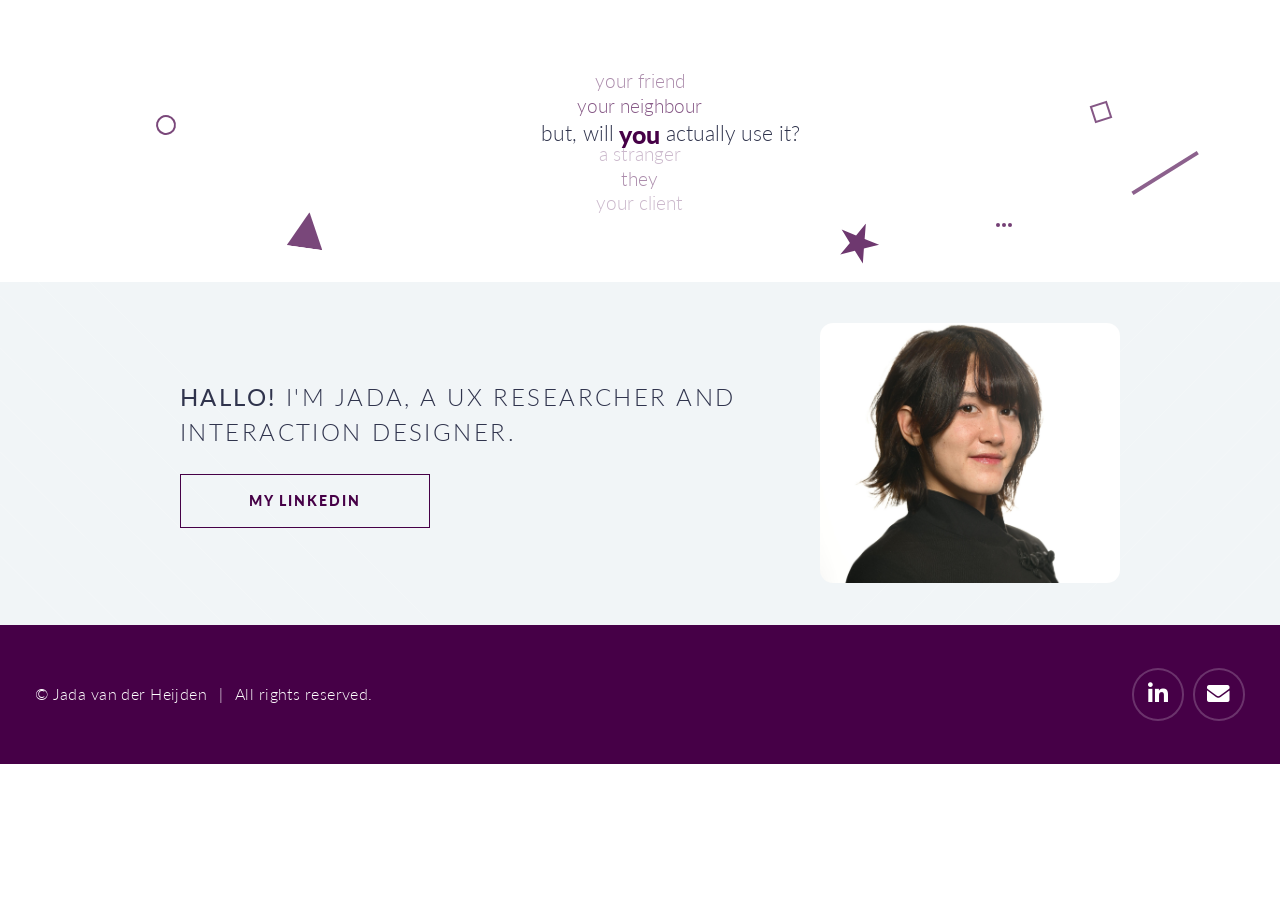
<file: index.html>
<!DOCTYPE HTML>
<!--
	Twenty by HTML5 UP (Customized for Jada van der Heijden)
-->
<html>
	<head>
		<title>JvdH: Home</title>
		<meta charset="utf-8" />
		<meta name="viewport" content="width=device-width, initial-scale=1, user-scalable=no" />
		<link rel="stylesheet" href="assets/css/main.css" />
		<noscript><link rel="stylesheet" href="assets/css/noscript.css" /></noscript>
		<script src="https://mcp.figma.com/mcp/html-to-design/capture.js" async></script>
	</head>
	<body class="index is-preload">
		<div id="page-wrapper">

			<!-- Header -->
			<!--header id="header" class="site-header alt">
				<a class="site-mark" href="index.html" aria-label="Jada van der Heijden home">
					<img id="logo" src="images/logo.png" alt="Jada van der Heijden" />
				</a>
				<nav id="nav" aria-label="Main navigation">
					<ul>
						<li class="current"><a href="index.html">Home</a></li>
						<li><a href="projects.html">Projects</a></li>
						<li><a href="about.html">About</a></li>
						<li><a href="fun.html">Fun</a></li>
						<li><a href="mailto:jadavdheijden@gmail.com">Contact</a></li>
					</ul>
				</nav>
			</header-->

			<!-- 1. Action / Hook Banner Section -->
			<section id="banner">
				<div class="hero-shapes" aria-hidden="true">
					<span class="hero-shape hero-shape--ring"></span>
					<span class="hero-shape hero-shape--diamond"></span>
					<span class="hero-shape hero-shape--triangle"></span>
					<span class="hero-shape hero-shape--dots"></span>
					<span class="hero-shape hero-shape--dash"></span>
					<span class="hero-shape hero-shape--star"></span>
				</div>
				<div class="inner">
					<header class="hero-tagline">
						<div class="perspective-carousel" id="carouselContainer" aria-label="Different perspectives on who will use it">
							<span class="perspective-word word-far" id="w0">your friend</span>
							<span class="perspective-word word-mid" id="w1">your neighbour</span>
							<span class="perspective-word word-focus" id="w2"><span class="hero-prefix">but, will</span><span class="perspective-name">you</span><span class="hero-suffix">actually use it?</span></span>
							<span class="perspective-word word-near" id="w3">a stranger</span>
							<span class="perspective-word word-mid" id="w4">they</span>
							<span class="perspective-word word-far" id="w5">your child</span>
						</div>
					</header>
				</div>
			</section>

			<!-- 2. About Me Section -->
			<article id="main">
				<section class="wrapper style2 special-alt home-about">
					<div class="row gtr-50 container aln-middle">
						<div class="col-8 col-12-narrower">
							<header>
								<h2><strong>Hallo!</strong> I'm Jada, a UX researcher and interaction designer.</h2>
							</header>
							<footer>
								<ul class="buttons">
									<li><a href="https://www.linkedin.com/in/jadavdheijden" class="button">My LinkedIn</a></li>
								</ul>
							</footer>
						</div>
						<div id="profile-picture" class="col-4 col-12-narrower">
							<img src="images/jada-picture.jpg" alt="Jada van der Heijden" />
						</div>
					</div>
				</section>

			</article>

			<!-- Footer -->
			<footer id="footer" class="footer-figma">
				<div class="footer-left">
					<p class="footer-copyright">
						<span>© Jada van der Heijden</span>
						<span class="footer-divider">|</span>
						<span>All rights reserved.</span>
					</p>
				</div>
				<div class="footer-right">
					<a href="https://www.linkedin.com/in/jadavdheijden" class="footer-icon-link" aria-label="LinkedIn">
						<i class="icon brands fa-linkedin-in"></i>
					</a>
					<a href="mailto:jadavdheijden@gmail.com" class="footer-icon-link" aria-label="Email">
						<i class="icon solid fa-envelope"></i>
					</a>
				</div>
			</footer>

		</div>

		<!-- Scripts -->
		<script src="assets/js/jquery.min.js"></script>
		<script src="assets/js/jquery.dropotron.min.js"></script>
		<script src="assets/js/jquery.scrolly.min.js"></script>
		<script src="assets/js/jquery.scrollex.min.js"></script>
		<script src="assets/js/browser.min.js"></script>
		<script src="assets/js/breakpoints.min.js"></script>
		<script src="assets/js/util.js"></script>
		<script src="assets/js/main.js"></script>

	</body>
</html>
</file>
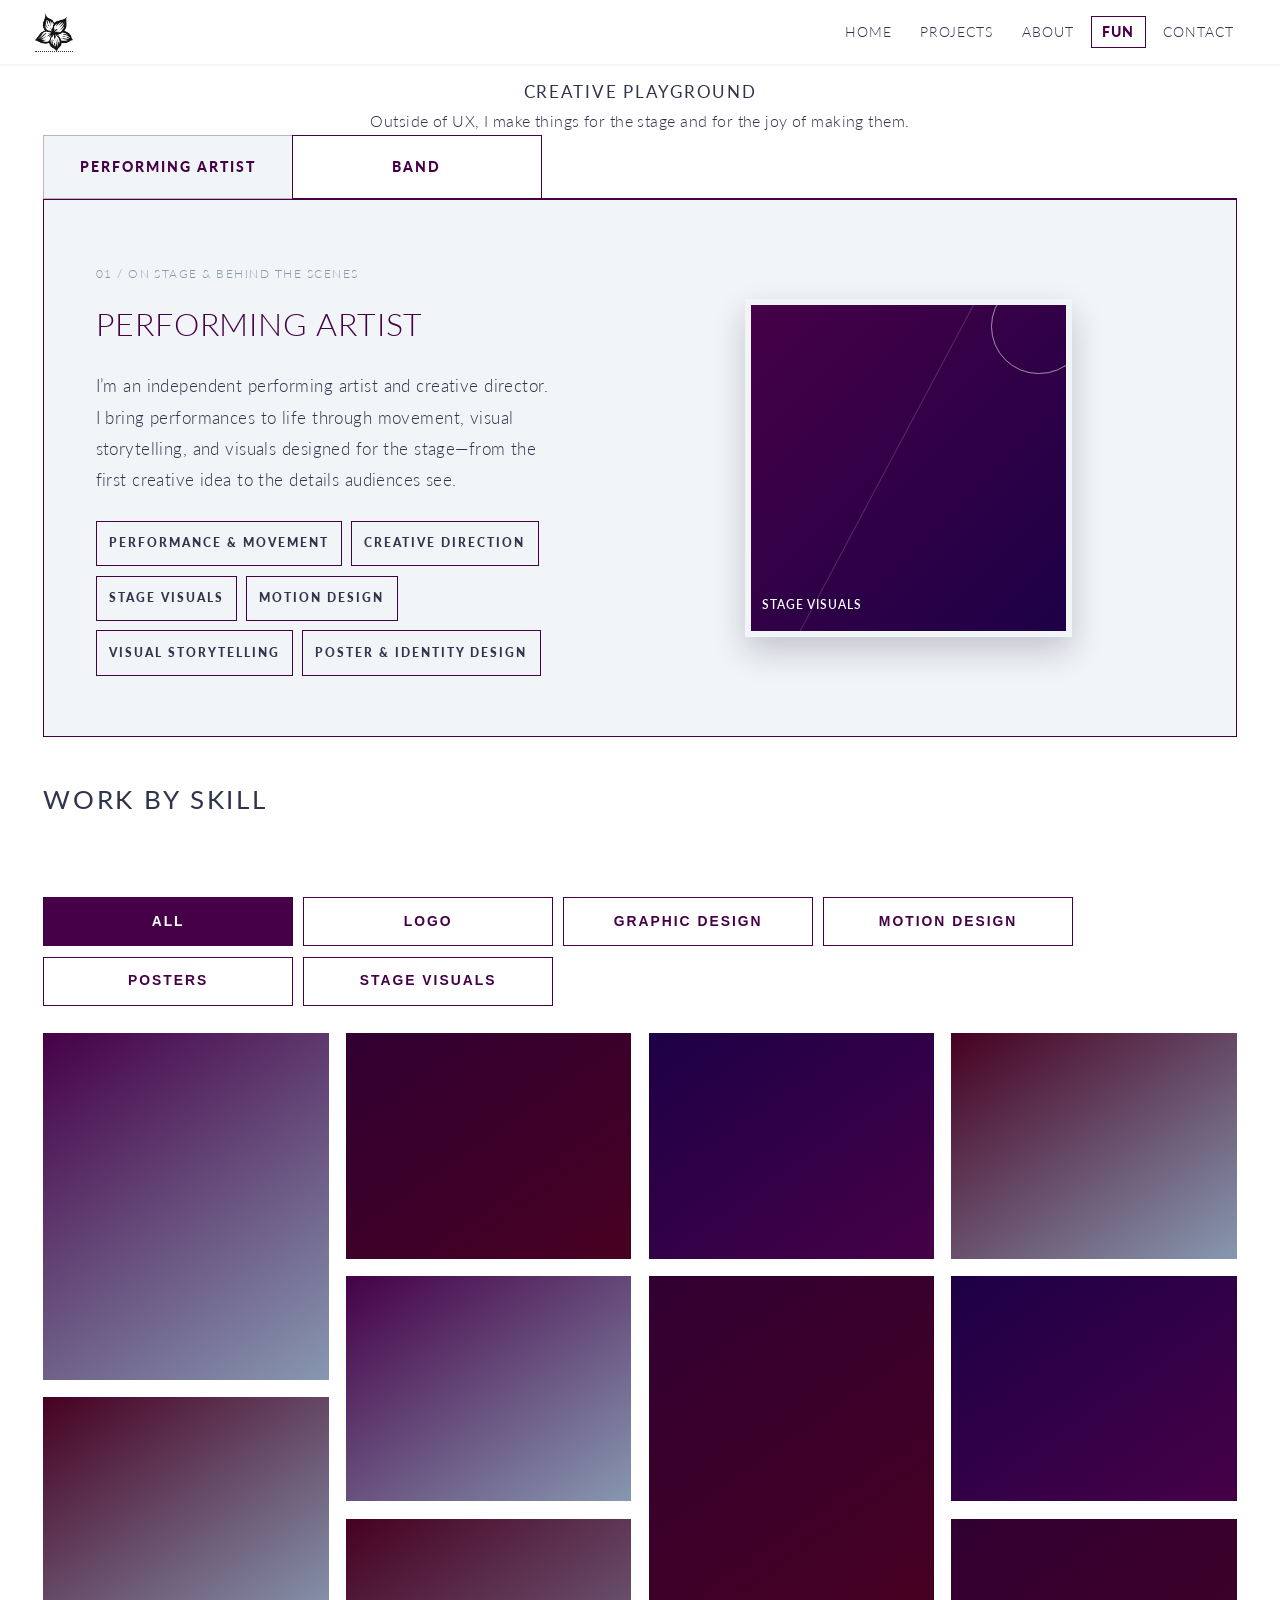
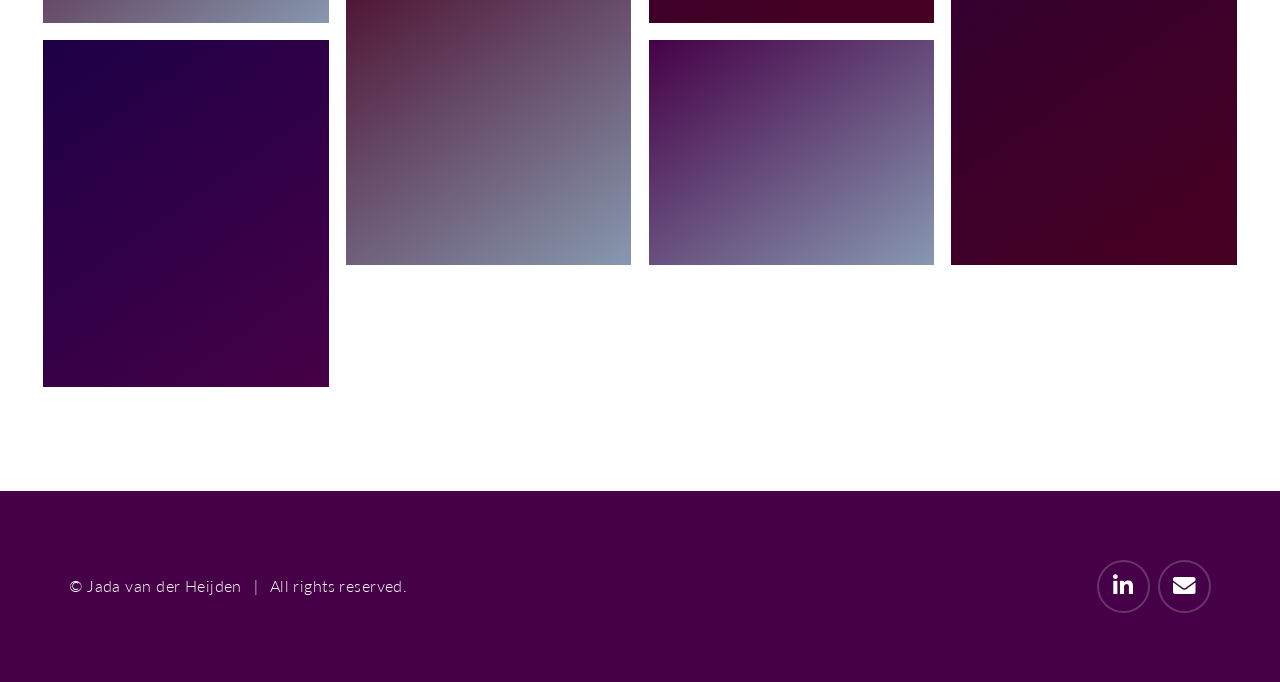
<file: fun.html>
<!DOCTYPE HTML>
<!--
	Twenty by HTML5 UP
	html5up.net | @ajlkn
	Free for personal and commercial use under the CCA 3.0 license (html5up.net/license)
-->
<html>
	<head>
		<title>JvdH: Fun</title>
		<meta charset="utf-8" />
		<meta name="viewport" content="width=device-width, initial-scale=1, user-scalable=no" />
		<link rel="stylesheet" href="assets/css/main.css" />
		<noscript><link rel="stylesheet" href="assets/css/noscript.css" /></noscript>
		<script src="https://mcp.figma.com/mcp/html-to-design/capture.js" async></script>
	</head>
	<body class="no-sidebar creative-page is-preload">
		<div id="page-wrapper">

			<header id="header" class="site-header">
				<a class="site-mark" href="index.html" aria-label="Jada van der Heijden home">
					<img id="logo" src="images/logo.png" alt="Jada van der Heijden" />
				</a>
				<nav id="nav" aria-label="Main navigation">
					<ul>
						<li><a href="index.html">Home</a></li>
						<li><a href="projects.html">Projects</a></li>
						<li><a href="about.html">About</a></li>
						<li class="current"><a href="fun.html" aria-current="page">Fun</a></li>
						<li><a href="mailto:jadavdheijden@gmail.com">Contact</a></li>
					</ul>
				</nav>
			</header>

			<article id="main" class="creative-main">
				<header class="major container creative-intro">
					<h2><strong>Creative playground</strong></h2>
					<p>Outside of UX, I make things for the stage and for the joy of making them.</p>
				</header>

				<section class="wrapper style4 container creative-content" aria-label="Creative work">
					<div class="creative-tabs" role="tablist" aria-label="Creative disciplines">
						<button class="creative-tab is-active" id="tab-performing-artist" type="button" role="tab" aria-selected="true" aria-controls="panel-performing-artist" tabindex="0">Performing artist</button>
						<button class="creative-tab" id="tab-band" type="button" role="tab" aria-selected="false" aria-controls="panel-band" tabindex="-1">Band</button>
					</div>

					<section class="creative-panel" id="panel-performing-artist" role="tabpanel" aria-labelledby="tab-performing-artist" tabindex="0">
						<div class="creative-panel__layout">
							<div class="creative-panel__copy">
								<p class="creative-eyebrow">01 / On stage &amp; behind the scenes</p>
								<h3>Performing artist</h3>
								<p>I’m an independent performing artist and creative director. I bring performances to life through movement, visual storytelling, and visuals designed for the stage—from the first creative idea to the details audiences see.</p>
								<ul class="creative-skills" aria-label="Performing artist skills">
									<li>Performance &amp; movement</li>
									<li>Creative direction</li>
									<li>Stage visuals</li>
									<li>Motion design</li>
									<li>Visual storytelling</li>
									<li>Poster &amp; identity design</li>
								</ul>
							</div>
							<div class="creative-showcase creative-showcase--artist" role="group" aria-label="Performing artist work; hover or focus to browse more images" tabindex="0">
								<figure class="creative-tile creative-tile--artist-a is-featured"><span>Stage visuals</span></figure>
								<figure class="creative-tile creative-tile--artist-b is-supporting"><span>Movement</span></figure>
								<figure class="creative-tile creative-tile--artist-c is-supporting"><span>Poster design</span></figure>
								<figure class="creative-tile creative-tile--artist-d is-supporting"><span>Motion study</span></figure>
								<figure class="creative-tile creative-tile--artist-e is-supporting"><span>Live performance</span></figure>
								<figure class="creative-tile creative-tile--artist-f is-supporting"><span>Visual identity</span></figure>
							</div>
						</div>
					</section>

					<section class="creative-panel" id="panel-band" role="tabpanel" aria-labelledby="tab-band" tabindex="0" hidden>
						<div class="creative-panel__layout">
							<div class="creative-panel__copy">
								<p class="creative-eyebrow">02 / Making noise together</p>
								<h3>Band</h3>
								<p>In my independent band, I’m the lead vocalist and help shape how the project looks and feels. I love bringing sound and visuals together, from the energy of performing live to the graphic details that introduce the band.</p>
								<ul class="creative-skills" aria-label="Band skills">
									<li>Lead vocals</li>
									<li>Live performance</li>
									<li>Brand direction</li>
									<li>Graphic design</li>
									<li>Promotional artwork</li>
									<li>Creative collaboration</li>
								</ul>
							</div>
							<div class="creative-showcase creative-showcase--band" role="group" aria-label="Band work; hover or focus to browse more images" tabindex="0">
								<figure class="creative-tile creative-tile--band-a is-featured"><span>Live set</span></figure>
								<figure class="creative-tile creative-tile--band-b is-supporting"><span>Band identity</span></figure>
								<figure class="creative-tile creative-tile--band-c is-supporting"><span>Gig poster</span></figure>
								<figure class="creative-tile creative-tile--band-d is-supporting"><span>On stage</span></figure>
								<figure class="creative-tile creative-tile--band-e is-supporting"><span>Artwork</span></figure>
								<figure class="creative-tile creative-tile--band-f is-supporting"><span>Rehearsal</span></figure>
							</div>
						</div>
					</section>
				</section>

				<section class="creative-skillwork" aria-labelledby="skillwork-title">
					<header class="major"><h2 id="skillwork-title"><strong>Work by skill</strong></h2></header>
					<div class="creative-filters" role="group" aria-label="Filter work by skill">
						<button type="button" class="creative-filter is-active" data-filter="all" aria-pressed="true">All</button>
						<button type="button" class="creative-filter" data-filter="logo" aria-pressed="false">Logo</button>
						<button type="button" class="creative-filter" data-filter="graphic" aria-pressed="false">Graphic design</button>
						<button type="button" class="creative-filter" data-filter="motion" aria-pressed="false">Motion design</button>
						<button type="button" class="creative-filter" data-filter="poster" aria-pressed="false">Posters</button>
						<button type="button" class="creative-filter" data-filter="stage" aria-pressed="false">Stage visuals</button>
					</div>
					<div class="creative-gallery">
						<figure class="creative-work creative-work--1 tall" data-category="logo" tabindex="0"><figcaption>Band logo exploration: wordmark sketches and final mark.</figcaption></figure>
						<figure class="creative-work creative-work--2" data-category="graphic" tabindex="0"><figcaption>Album artwork built from layered type and texture.</figcaption></figure>
						<figure class="creative-work creative-work--3 tall" data-category="motion" tabindex="0"><figcaption>Looping motion study for a live show intro.</figcaption></figure>
						<figure class="creative-work creative-work--4" data-category="poster" tabindex="0"><figcaption>Gig poster series with a shared grid system.</figcaption></figure>
						<figure class="creative-work creative-work--5" data-category="stage" tabindex="0"><figcaption>Projection visuals designed for the stage backdrop.</figcaption></figure>
						<figure class="creative-work creative-work--6 tall" data-category="logo" tabindex="0"><figcaption>Personal mark for performing work.</figcaption></figure>
						<figure class="creative-work creative-work--7" data-category="graphic" tabindex="0"><figcaption>Merch graphics and social media templates.</figcaption></figure>
						<figure class="creative-work creative-work--8 tall" data-category="motion" tabindex="0"><figcaption>Animated UI visuals for a performance piece.</figcaption></figure>
						<figure class="creative-work creative-work--9" data-category="poster" tabindex="0"><figcaption>Event poster for a festival slot.</figcaption></figure>
						<figure class="creative-work creative-work--10" data-category="stage" tabindex="0"><figcaption>Lighting and colour palette studies for the set.</figcaption></figure>
						<figure class="creative-work creative-work--11" data-category="graphic" tabindex="0"><figcaption>Brand guidelines page for the band identity.</figcaption></figure>
						<figure class="creative-work creative-work--12 tall" data-category="motion" tabindex="0"><figcaption>Kinetic typography test for lyric visuals.</figcaption></figure>
					</div>
				</section>
			</article>

			<footer id="footer" class="footer-figma">
				<div class="footer-left">
					<p class="footer-copyright">
						<span>© Jada van der Heijden</span>
						<span class="footer-divider">|</span>
						<span>All rights reserved.</span>
					</p>
				</div>
				<div class="footer-right">
					<a href="https://www.linkedin.com/in/jadavdheijden" class="footer-icon-link" aria-label="LinkedIn">
						<i class="icon brands fa-linkedin-in"></i>
					</a>
					<a href="mailto:jadavdheijden@gmail.com" class="footer-icon-link" aria-label="Email">
						<i class="icon solid fa-envelope"></i>
					</a>
				</div>
			</footer>

		</div>

		<script src="assets/js/jquery.min.js"></script>
		<script src="assets/js/jquery.dropotron.min.js"></script>
		<script src="assets/js/jquery.scrolly.min.js"></script>
		<script src="assets/js/jquery.scrollex.min.js"></script>
		<script src="assets/js/browser.min.js"></script>
		<script src="assets/js/breakpoints.min.js"></script>
		<script src="assets/js/util.js"></script>
		<script src="assets/js/main.js"></script>
		<script src="assets/js/creative.js"></script>
	</body>
</html>
</file>
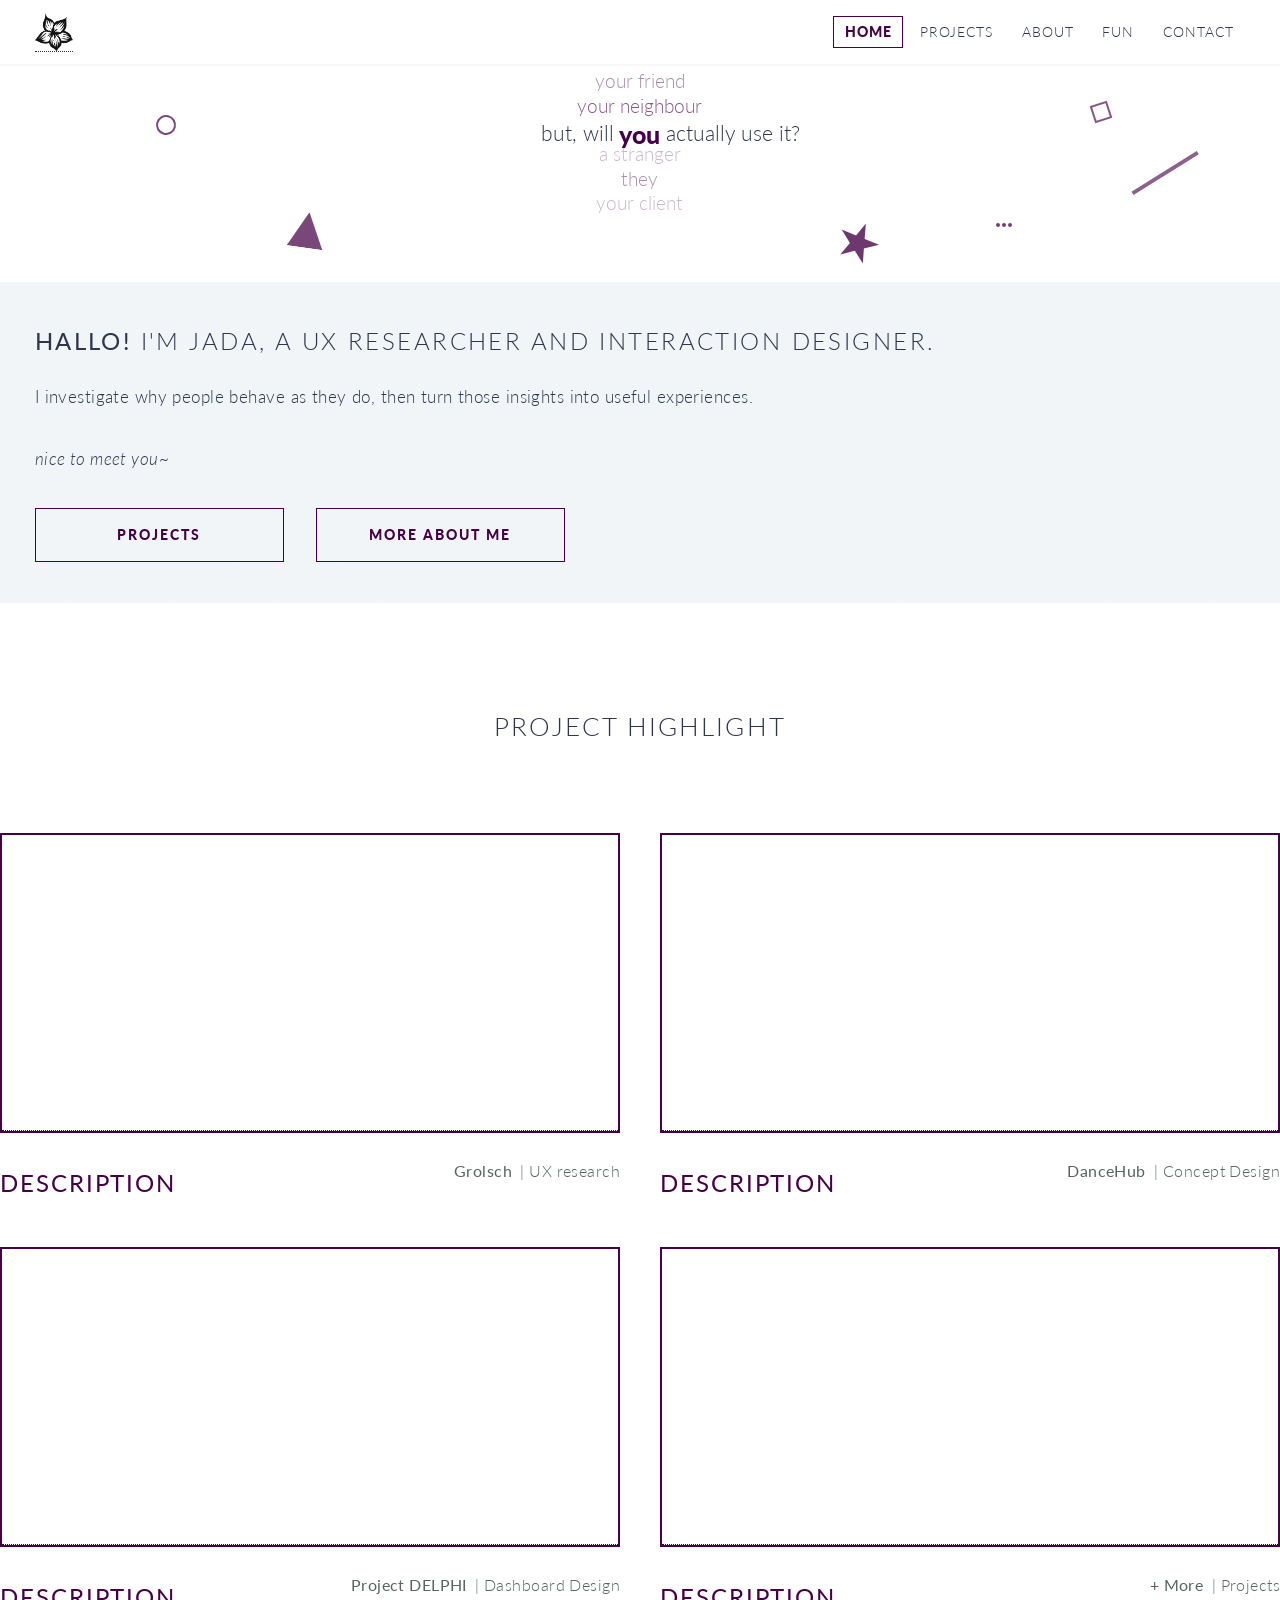
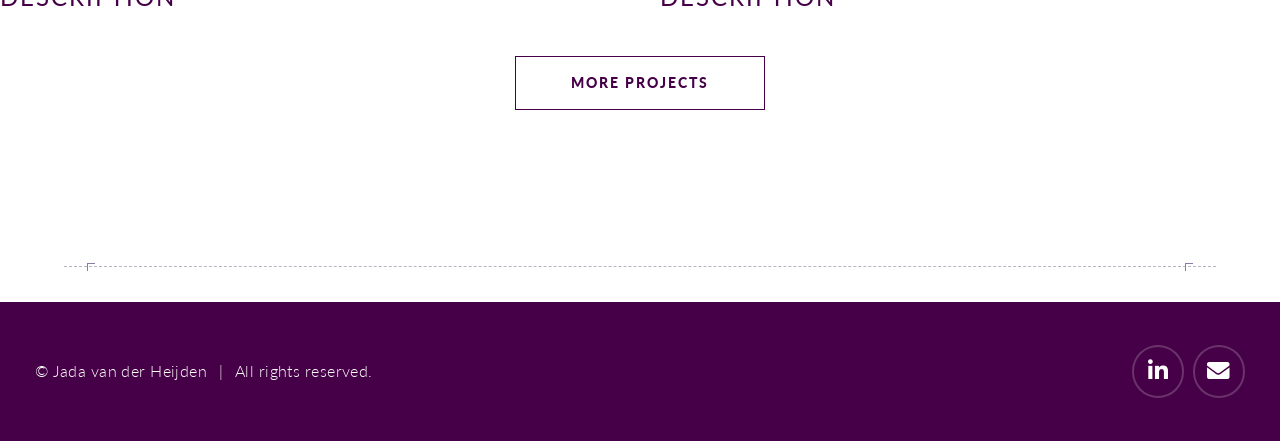
<file: index2.html>
<!DOCTYPE HTML>
<!--
	Jada van der Heijden: UX Researcher & Interaction Designer
	Structure: Perspective Banner -> About Hero -> Featured Projects -> Divider
-->
<html>
	<head>
		<title>JvdH: Home</title>
		<meta charset="utf-8" />
		<meta name="viewport" content="width=device-width, initial-scale=1, user-scalable=no" />
		<link rel="stylesheet" href="assets/css/main.css" />
		<noscript><link rel="stylesheet" href="assets/css/noscript.css" /></noscript>
		<script src="https://mcp.figma.com/mcp/html-to-design/capture.js" async></script>
	</head>
	<body class="index is-preload">
		<div id="page-wrapper">

			<!-- Header -->
			<header id="header" class="site-header">
				<a class="site-mark" href="index2.html" aria-label="Jada van der Heijden home">
					<img id="logo" src="images/logo.png" alt="Jada van der Heijden" />
				</a>
				<nav id="nav" aria-label="Main navigation">
					<ul>
						<li class="current"><a href="index2.html">Home</a></li>
						<li><a href="projects.html">Projects</a></li>
						<li><a href="about.html">About</a></li>
						<li><a href="fun.html">Fun</a></li>
						<li><a href="mailto:jadavdheijden@gmail.com">Contact</a></li>
					</ul>
				</nav>
			</header>

			<!-- 1. Perspective Carousel Banner Section (with animation) -->
			<section id="banner">
				<div class="hero-shapes" aria-hidden="true">
					<span class="hero-shape hero-shape--ring"></span>
					<span class="hero-shape hero-shape--diamond"></span>
					<span class="hero-shape hero-shape--triangle"></span>
					<span class="hero-shape hero-shape--dots"></span>
					<span class="hero-shape hero-shape--dash"></span>
					<span class="hero-shape hero-shape--star"></span>
				</div>
				<div class="inner">
					<header class="hero-tagline">
						<div class="perspective-carousel" id="carouselContainer" aria-label="Different perspectives on who will use it">
							<span class="perspective-word word-far" id="w0">your friend</span>
							<span class="perspective-word word-mid" id="w1">your neighbour</span>
							<span class="perspective-word word-focus" id="w2"><span class="hero-prefix">but, will</span><span class="perspective-name">you</span><span class="hero-suffix">actually use it?</span></span>
							<span class="perspective-word word-near" id="w3">a stranger</span>
							<span class="perspective-word word-mid" id="w4">they</span>
							<span class="perspective-word word-far" id="w5">your client</span>
						</div>
					</header>
				</div>
			</section>

			<!-- 2. About Me Hero Section -->
			<article id="main">
				<section class="wrapper style2 special-alt home-about">
					<div class="inner">
						<div class="row gtr-50 container aln-middle">
							<div class="col-12">
								<header>
									<h2><strong>Hallo!</strong> I'm Jada, a UX researcher and interaction designer.</h2>
									<p>I investigate why people behave as they do, then turn those insights into useful experiences.</p>
									<p><i>nice to meet you~</i></p>
								</header>
								<footer>
									<ul class="buttons">
										<li><a href="projects.html" class="button special">Projects</a></li>
										<li><a href="about.html" class="button">More about me</a></li>
									</ul>
								</footer>
							</div>
						</div>
					</div>
				</section>

				<!-- 3. Project Highlights Section (WHITE BACKGROUND) -->
				<section class="wrapper style1 special project-highlights">
					<div class="inner">
						<header class="major">
							<h2>Project Highlight</h2>
						</header>
						<div class="project-grid-container">
							<div class="project-grid">
								<section class="project-card">
									<div class="project-cover">
										<a href="project-grolsch.html"></a>
									</div>
									<div class="project-description">
										<h4>Description</h4>
										<p class="project-meta"><strong>Grolsch</strong> <em>| UX research</em></p>
									</div>
								</section>
								<section class="project-card">
									<div class="project-cover">
										<a href="projects.html?project=dancehub"></a>
									</div>
									<div class="project-description">
										<h4>Description</h4>
										<p class="project-meta"><strong>DanceHub</strong> <em>| Concept Design</em></p>
									</div>
								</section>
								<section class="project-card">
									<div class="project-cover">
										<a href="projects.html?project=delphi"></a>
									</div>
									<div class="project-description">
										<h4>Description</h4>
										<p class="project-meta"><strong>Project DELPHI</strong> <em>| Dashboard Design</em></p>
									</div>
								</section>
								<section class="project-card">
									<div class="project-cover">
										<a href="projects.html"></a>
									</div>
									<div class="project-description">
										<h4>Description</h4>
										<p class="project-meta"><strong>+ More</strong> <em>| Projects</em></p>
									</div>
								</section>
							</div>
						</div>
						<footer>
							<ul class="buttons">
								<li><a href="projects.html" class="button">More Projects</a></li>
							</ul>
						</footer>
					</div>
				</section>

				<!-- Divider -->
				<section class="divider-section">
					<div class="divider-line"></div>
				</section>

			</article>

			<!-- Footer -->
			<footer id="footer" class="footer-figma">
				<div class="footer-left">
					<p class="footer-copyright">
						<span>© Jada van der Heijden</span>
						<span class="footer-divider">|</span>
						<span>All rights reserved.</span>
					</p>
				</div>
				<div class="footer-right">
					<a href="https://www.linkedin.com/in/jadavdheijden" class="footer-icon-link" aria-label="LinkedIn">
						<i class="icon brands fa-linkedin-in"></i>
					</a>
					<a href="mailto:jadavdheijden@gmail.com" class="footer-icon-link" aria-label="Email">
						<i class="icon solid fa-envelope"></i>
					</a>
				</div>
			</footer>

		</div>

		<!-- Scripts -->
		<script src="assets/js/jquery.min.js"></script>
		<script src="assets/js/jquery.dropotron.min.js"></script>
		<script src="assets/js/jquery.scrolly.min.js"></script>
		<script src="assets/js/jquery.scrollex.min.js"></script>
		<script src="assets/js/browser.min.js"></script>
		<script src="assets/js/breakpoints.min.js"></script>
		<script src="assets/js/util.js"></script>
		<script src="assets/js/main.js"></script>

	</body>
</html>
</file>
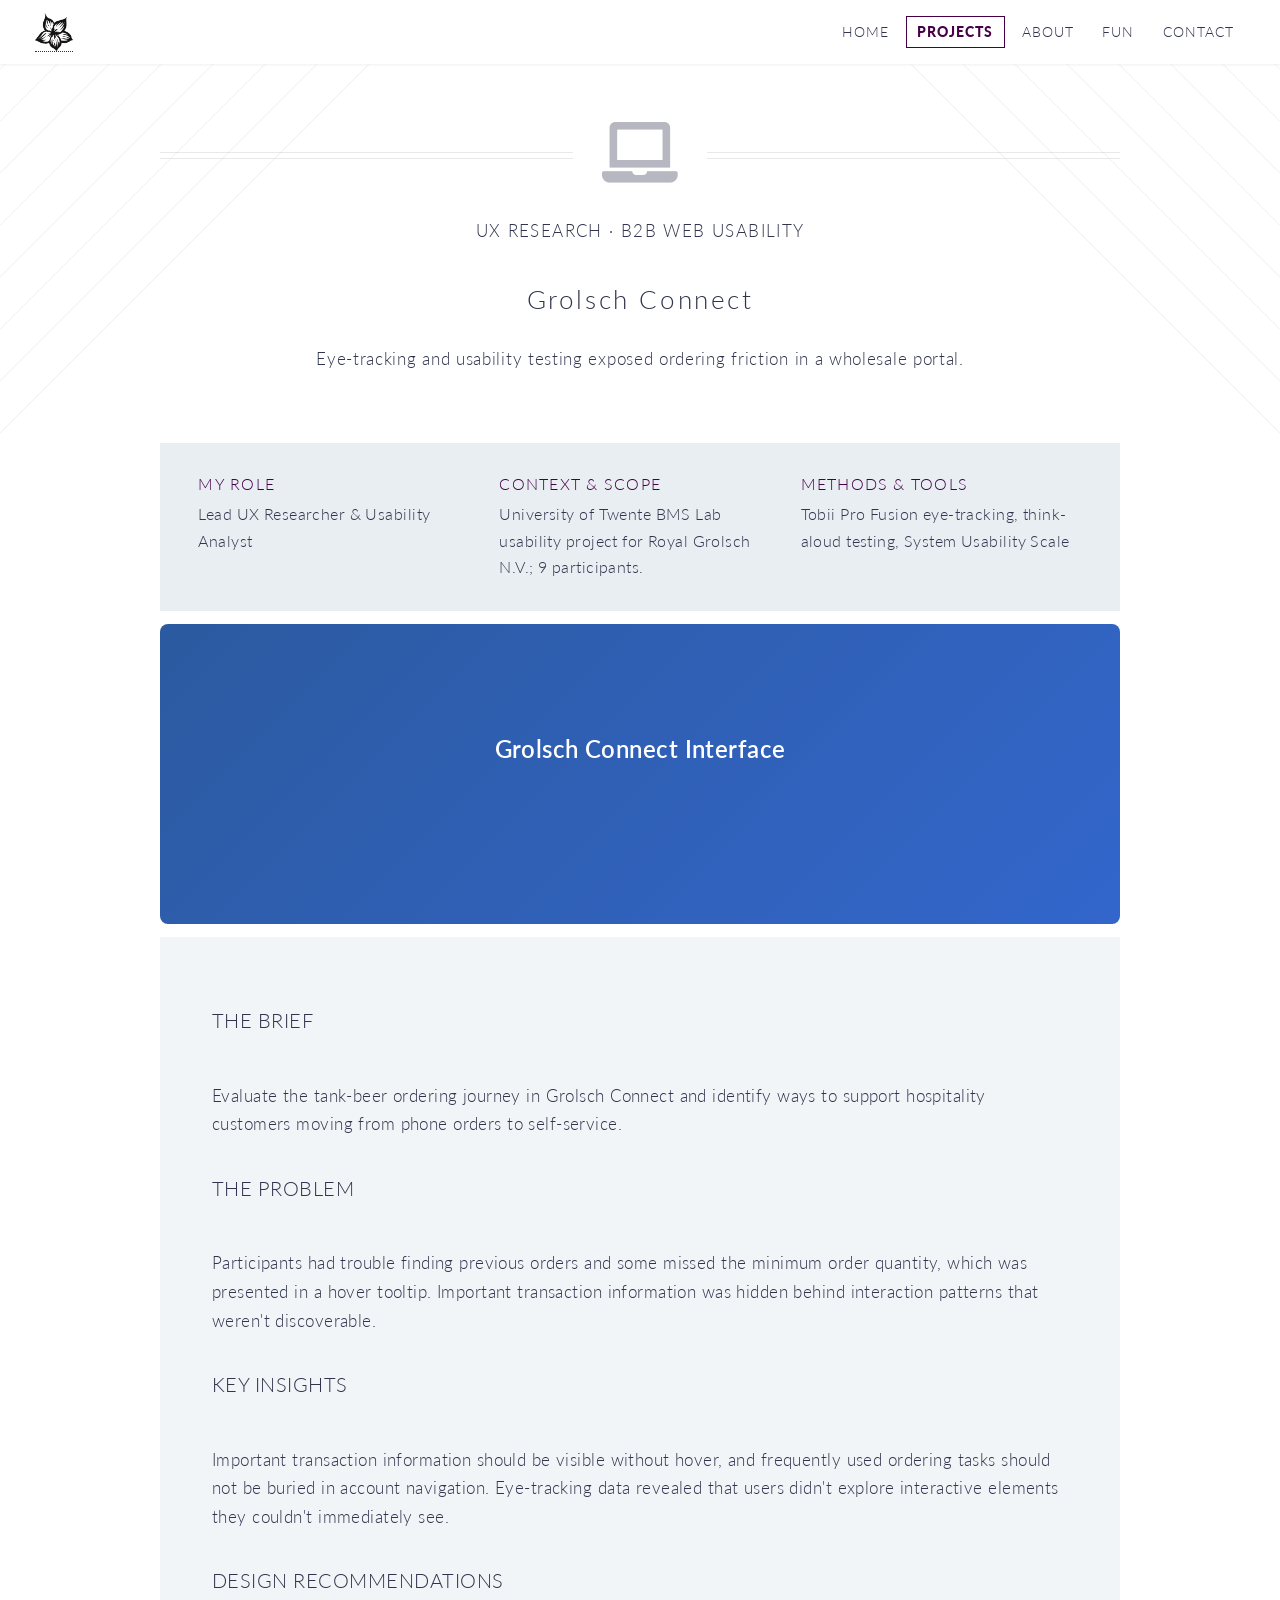
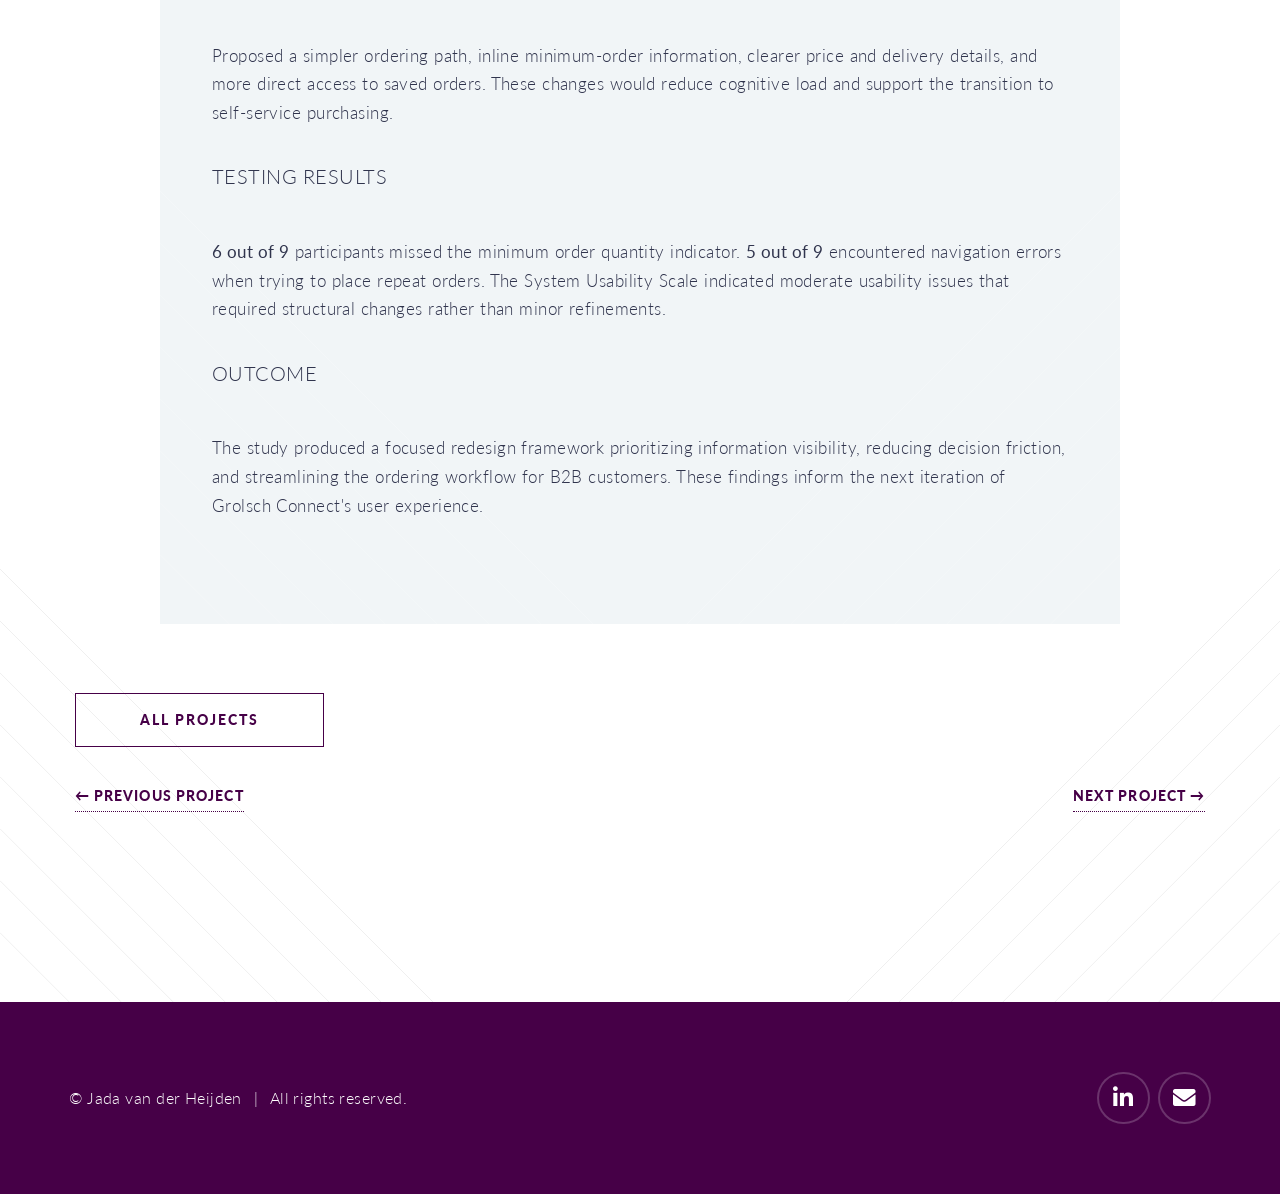
<file: project-grolsch.html>
<!DOCTYPE HTML>
<html lang="en">
	<head>
		<meta charset="utf-8" />
		<meta name="viewport" content="width=device-width, initial-scale=1" />
		<title>Grolsch Connect — Jada van der Heijden</title>
		<link rel="stylesheet" href="assets/css/main.css" />
		<script src="https://mcp.figma.com/mcp/html-to-design/capture.js" async></script>
	</head>
	<body>
		<div id="page-wrapper">
			<header id="header" class="site-header">
				<a class="site-mark" href="index.html" aria-label="Jada van der Heijden home">
					<img id="logo" src="images/logo.png" alt="Jada van der Heijden" />
				</a>
				<nav id="nav" aria-label="Main navigation">
					<ul>
						<li><a href="index.html">Home</a></li>
						<li class="current"><a href="projects.html" aria-current="page">Projects</a></li>
						<li><a href="about.html">About</a></li>
						<li><a href="fun.html">Fun</a></li>
						<li><a href="mailto:jadavdheijden@gmail.com">Contact</a></li>
					</ul>
				</nav>
			</header>

			<article id="main">
				<section id="project-view">
					<!-- Hero Section -->
					<header class="special container project-intro">
						<span class="icon solid fa-laptop"></span>
						<p class="project-category">UX research · B2B web usability</p>
						<h2>Grolsch Connect</h2>
						<p>Eye-tracking and usability testing exposed ordering friction in a wholesale portal.</p>
					</header>

					<!-- Project Key Facts (numbered sections inspired by Figma design) -->
					<section class="wrapper style3 container project-snapshot">
						<div class="row gtr-50">
							<div class="col-4 col-12-narrower">
								<section>
									<header><h3>My role</h3></header>
									<p>Lead UX Researcher & Usability Analyst</p>
								</section>
							</div>
							<div class="col-4 col-12-narrower">
								<section>
									<header><h3>Context & scope</h3></header>
									<p>University of Twente BMS Lab usability project for Royal Grolsch N.V.; 9 participants.</p>
								</section>
							</div>
							<div class="col-4 col-12-narrower">
								<section>
									<header><h3>Methods & tools</h3></header>
									<p>Tobii Pro Fusion eye-tracking, think-aloud testing, System Usability Scale</p>
								</section>
							</div>
						</div>
					</section>

					<!-- Project Hero/Imagery -->
					<div class="container project-hero">
						<div style="background: linear-gradient(135deg, #2c5aa0 0%, #3366cc 100%); height: 300px; border-radius: 8px; display: flex; align-items: center; justify-content: center;">
							<p style="color: white; font-size: 24px; font-weight: 600;">Grolsch Connect Interface</p>
						</div>
					</div>

					<!-- Project Story / Details -->
					<div id="project-story" class="wrapper style2 container special">
						<section>
							<header class="major">
								<h3>The Brief</h3>
							</header>
							<p>Evaluate the tank-beer ordering journey in Grolsch Connect and identify ways to support hospitality customers moving from phone orders to self-service.</p>
						</section>

						<section>
							<header class="major">
								<h3>The Problem</h3>
							</header>
							<p>Participants had trouble finding previous orders and some missed the minimum order quantity, which was presented in a hover tooltip. Important transaction information was hidden behind interaction patterns that weren't discoverable.</p>
						</section>

						<section>
							<header class="major">
								<h3>Key Insights</h3>
							</header>
							<p>Important transaction information should be visible without hover, and frequently used ordering tasks should not be buried in account navigation. Eye-tracking data revealed that users didn't explore interactive elements they couldn't immediately see.</p>
						</section>

						<section>
							<header class="major">
								<h3>Design Recommendations</h3>
							</header>
							<p>Proposed a simpler ordering path, inline minimum-order information, clearer price and delivery details, and more direct access to saved orders. These changes would reduce cognitive load and support the transition to self-service purchasing.</p>
						</section>

						<section>
							<header class="major">
								<h3>Testing Results</h3>
							</header>
							<p><strong>6 out of 9</strong> participants missed the minimum order quantity indicator. <strong>5 out of 9</strong> encountered navigation errors when trying to place repeat orders. The System Usability Scale indicated moderate usability issues that required structural changes rather than minor refinements.</p>
						</section>

						<section>
							<header class="major">
								<h3>Outcome</h3>
							</header>
							<p>The study produced a focused redesign framework prioritizing information visibility, reducing decision friction, and streamlining the ordering workflow for B2B customers. These findings inform the next iteration of Grolsch Connect's user experience.</p>
						</section>
					</div>

					<!-- Footer Navigation -->
					<footer class="major project-case-footer">
						<ul class="buttons">
							<li><a class="button" href="projects.html">All Projects</a></li>
						</ul>
						<nav class="project-case-navigation" aria-label="Project navigation">
							<a href="projects.html">← Previous project</a>
							<a href="projects.html">Next project →</a>
						</nav>
					</footer>
				</section>
			</article>

			<footer id="footer" class="footer-figma">
				<div class="footer-left">
					<p class="footer-copyright">
						<span>© Jada van der Heijden</span>
						<span class="footer-divider">|</span>
						<span>All rights reserved.</span>
					</p>
				</div>
				<div class="footer-right">
					<a href="https://www.linkedin.com/in/jadavdheijden" class="footer-icon-link" aria-label="LinkedIn">
						<i class="icon brands fa-linkedin-in"></i>
					</a>
					<a href="mailto:jadavdheijden@gmail.com" class="footer-icon-link" aria-label="Email">
						<i class="icon solid fa-envelope"></i>
					</a>
				</div>
			</footer>
		</div>

		<!-- Scripts -->
		<script src="assets/js/jquery.min.js"></script>
		<script src="assets/js/jquery.dropotron.min.js"></script>
		<script src="assets/js/jquery.scrolly.min.js"></script>
		<script src="assets/js/jquery.scrollex.min.js"></script>
		<script src="assets/js/browser.min.js"></script>
		<script src="assets/js/breakpoints.min.js"></script>
		<script src="assets/js/util.js"></script>
		<script src="assets/js/main.js"></script>
	</body>
</html>
</file>
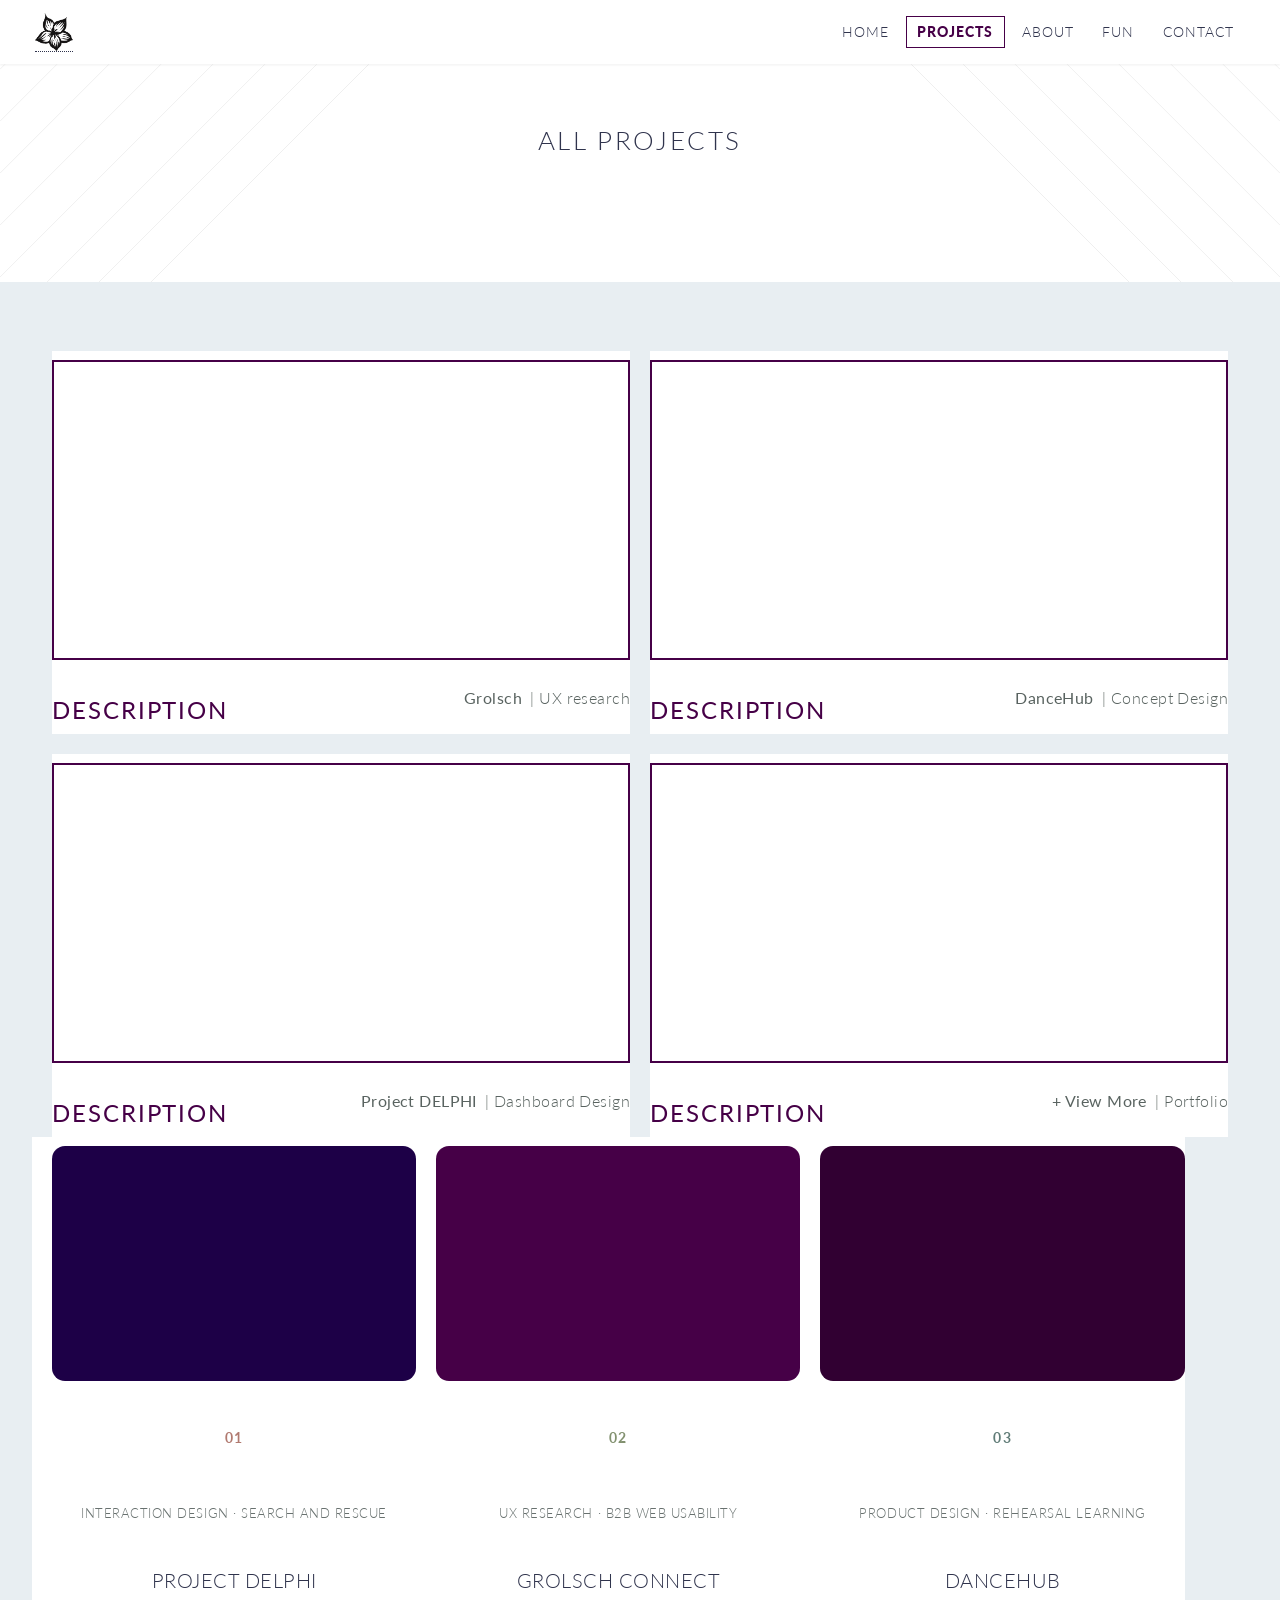
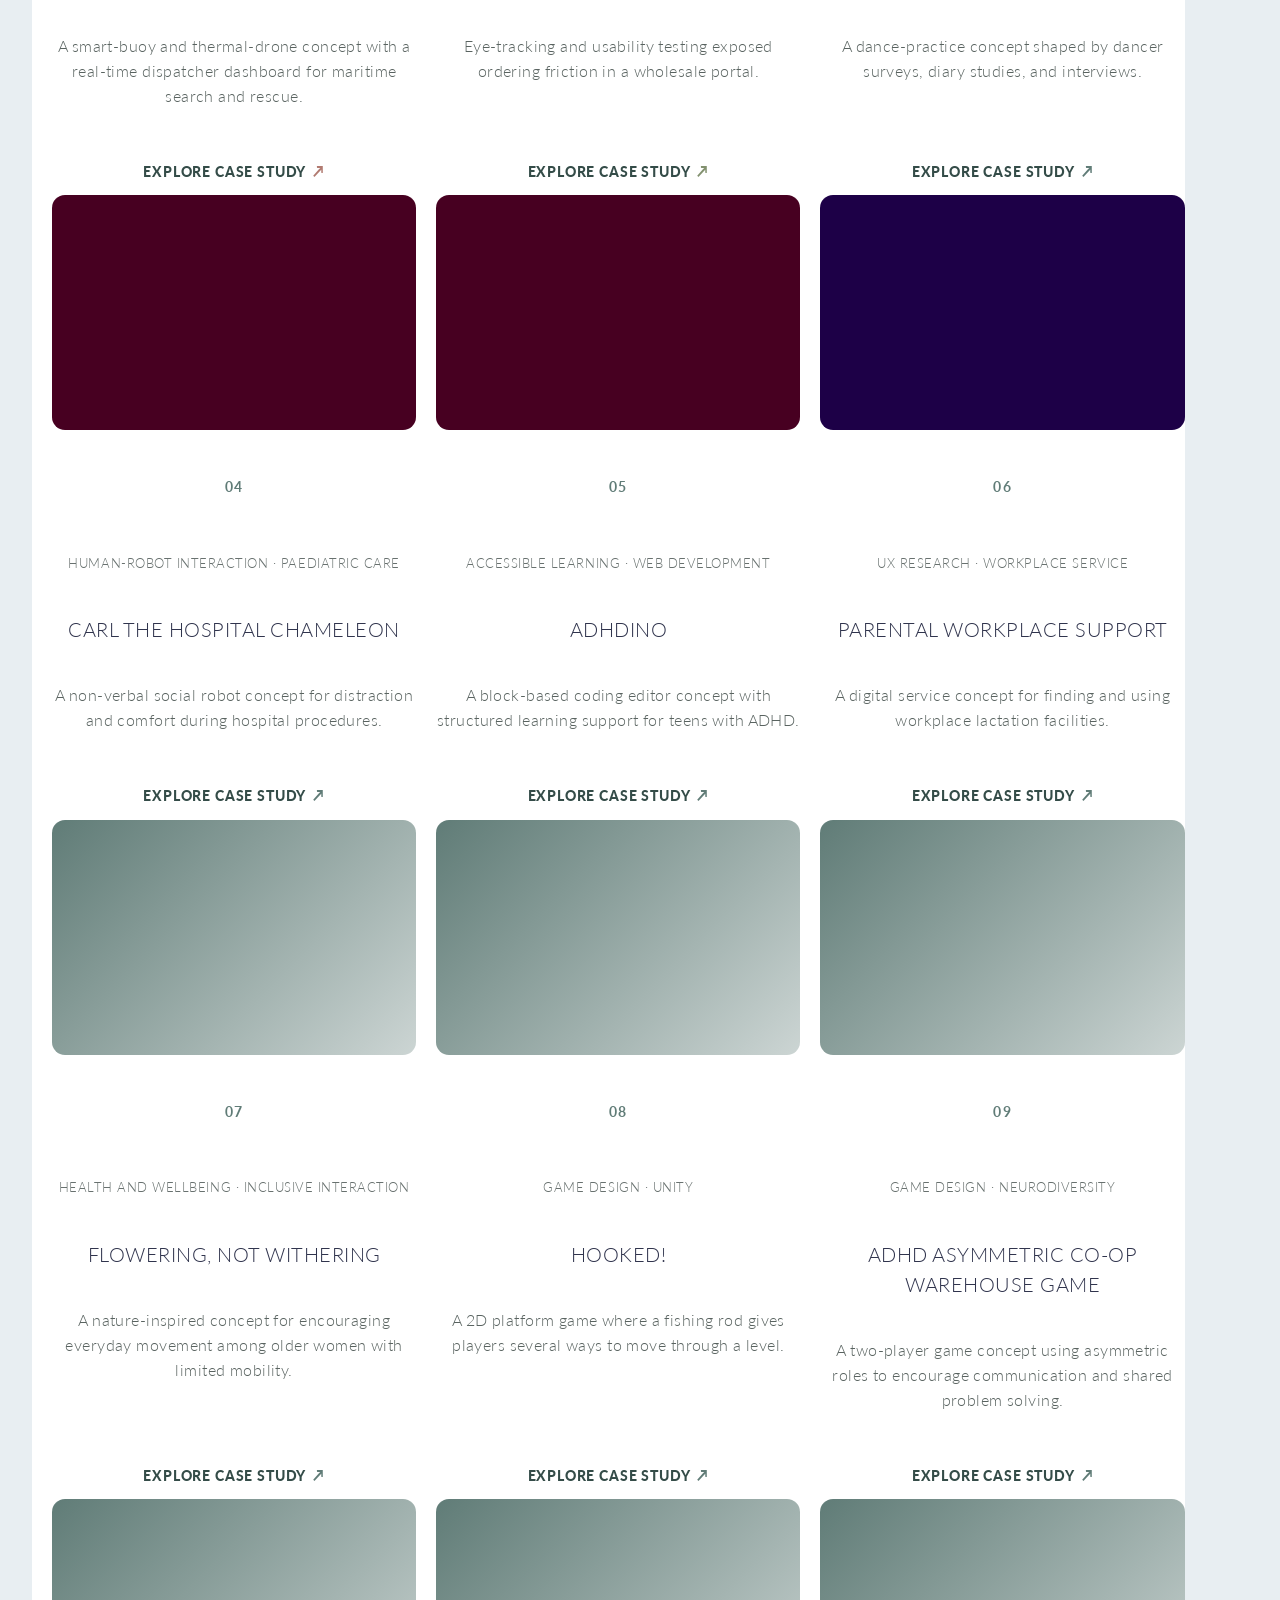
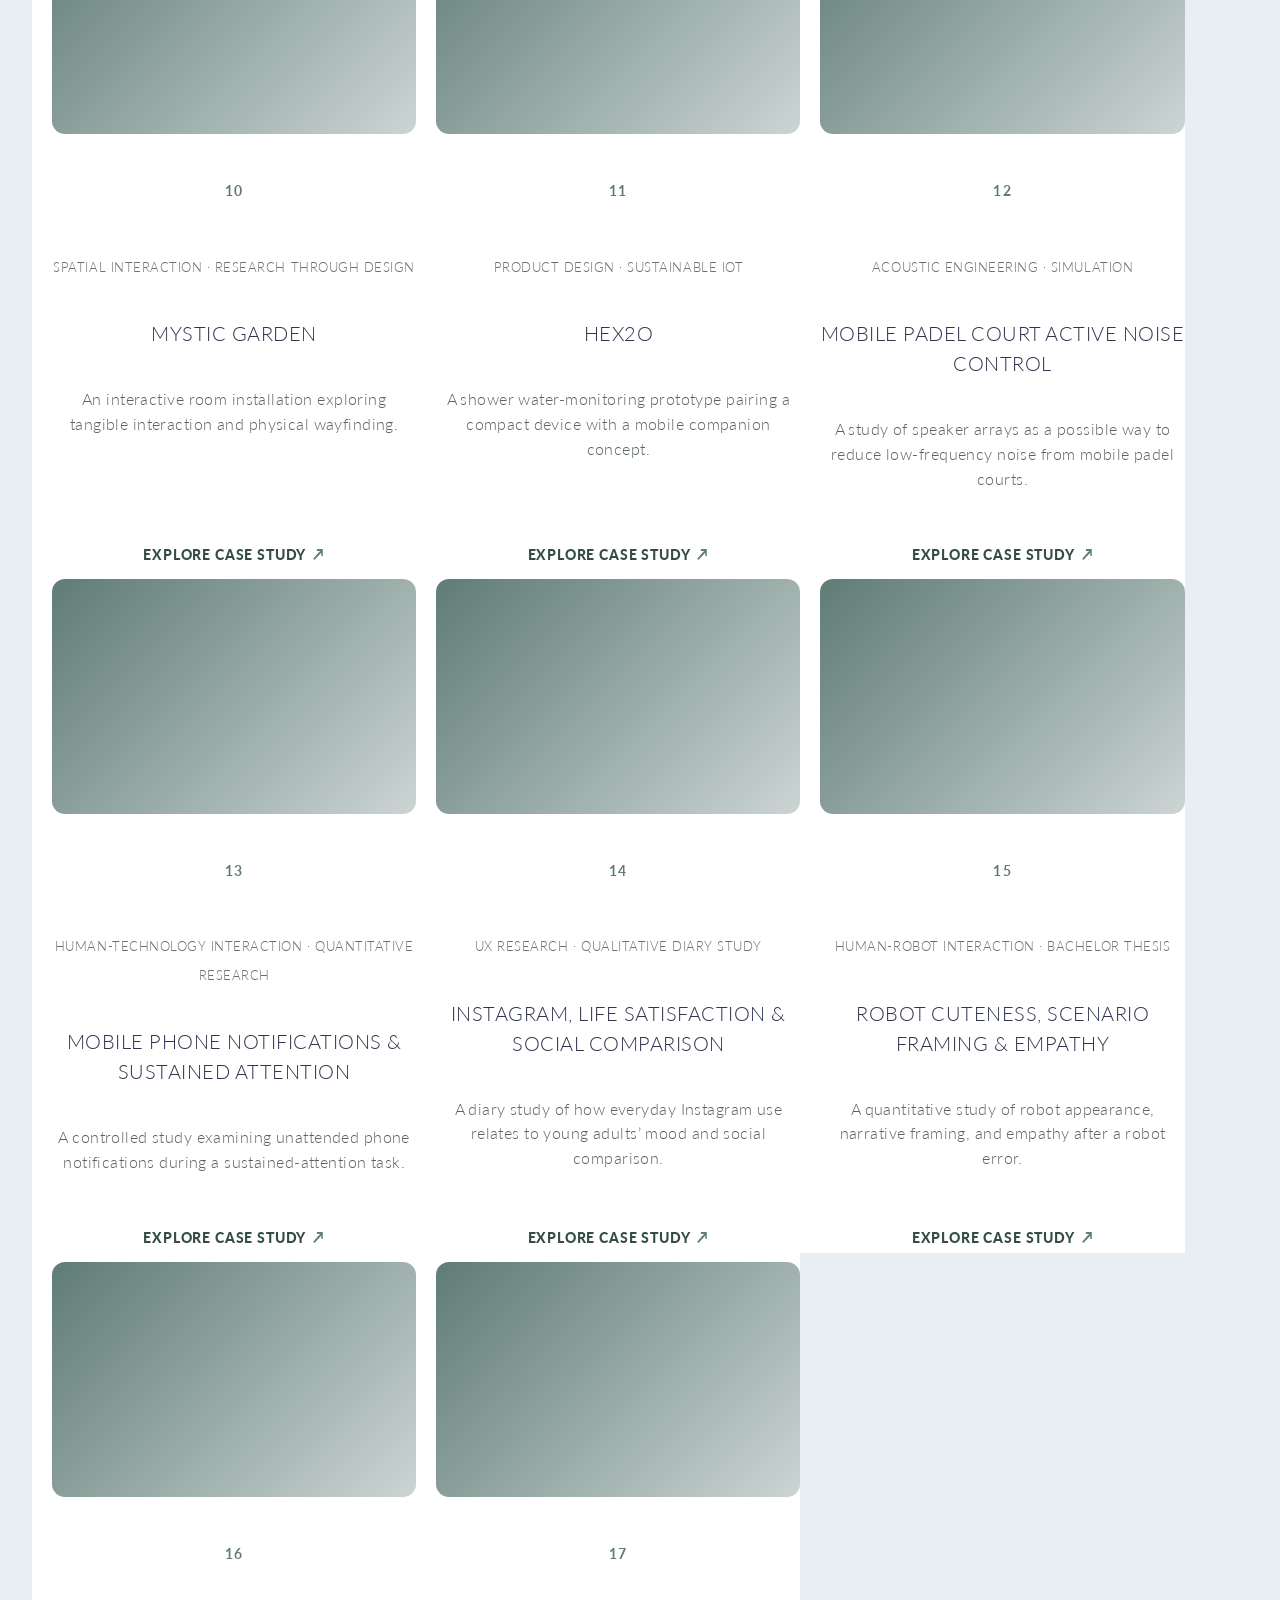
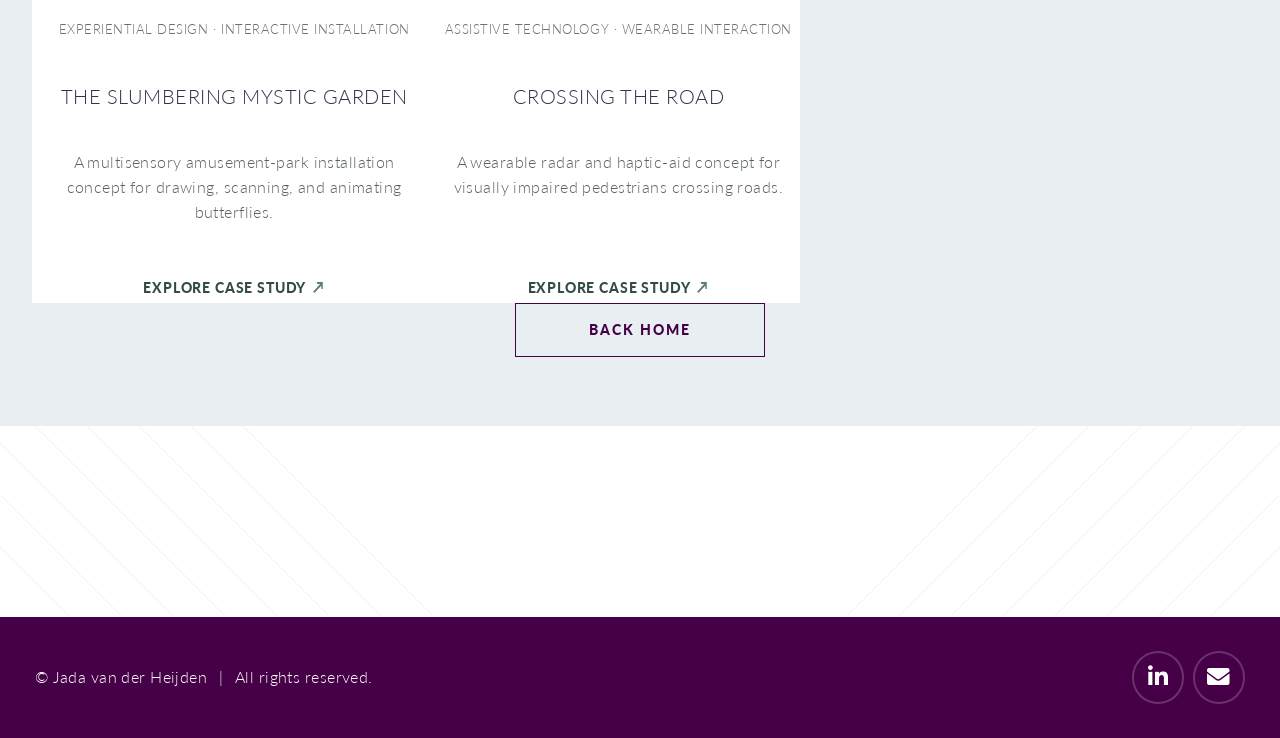
<file: project.html>
<!DOCTYPE HTML>
<html lang="en">
	<head>
		<meta charset="utf-8" />
		<meta name="viewport" content="width=device-width, initial-scale=1" />
		<title>JvdH: Project</title>
		<link rel="stylesheet" href="assets/css/main.css" />
		<script src="https://mcp.figma.com/mcp/html-to-design/capture.js" async></script>
	</head>
	<body>
		<p>Opening project… <a href="projects.html">Return to all projects</a></p>
		<script src="assets/js/projects.js"></script>
	</body>
</html>
</file>
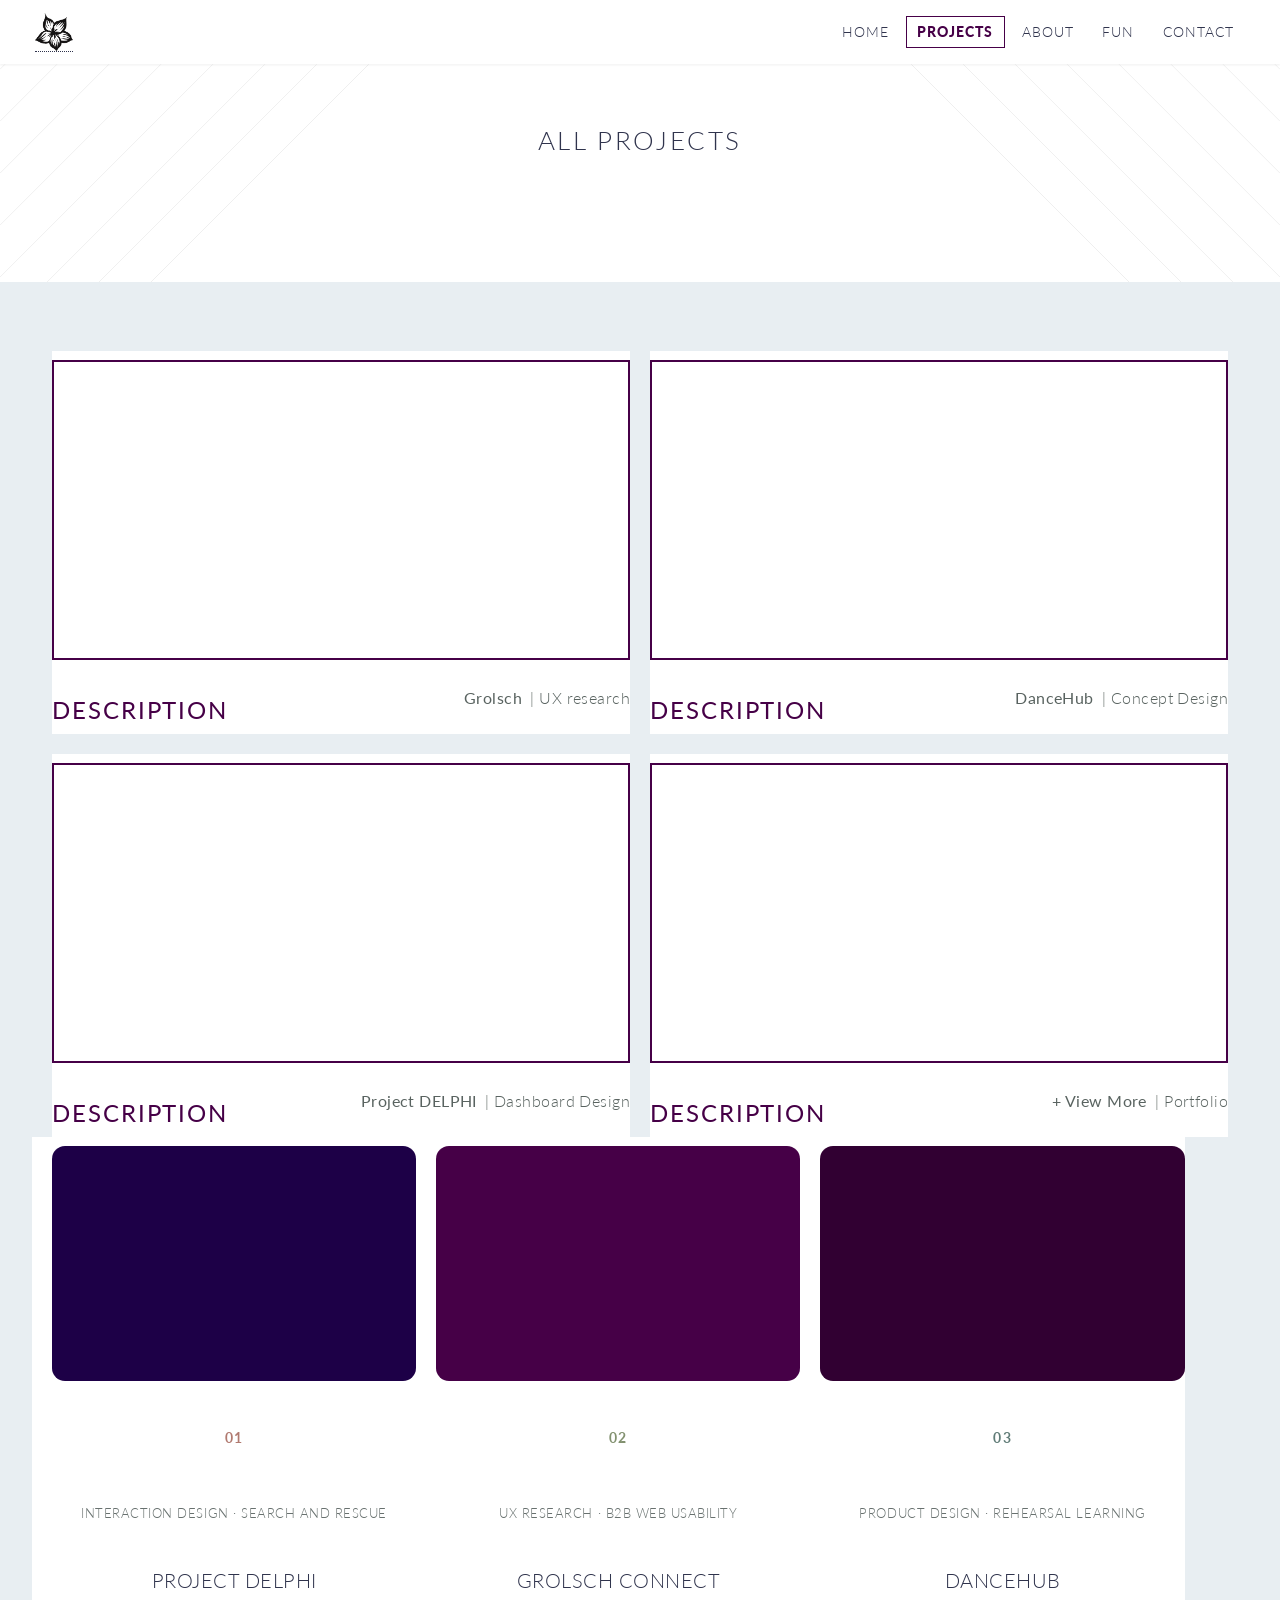
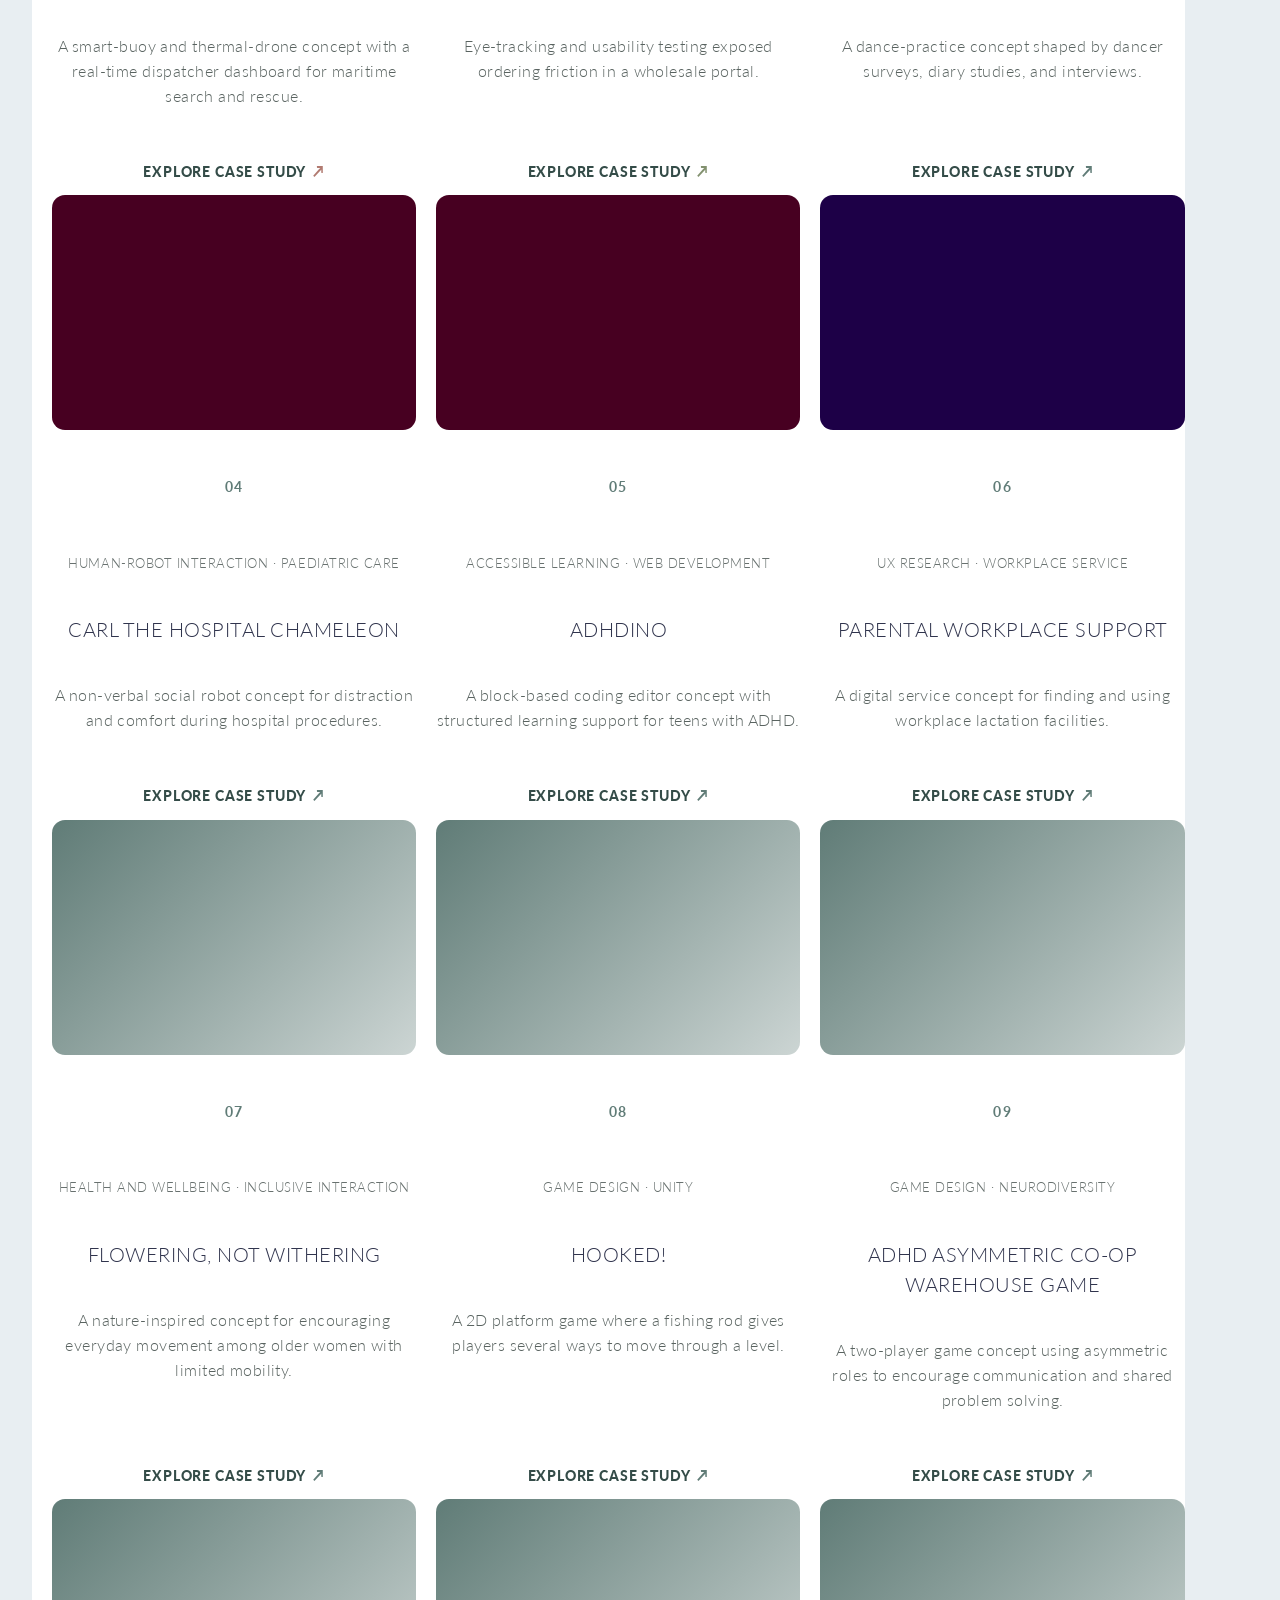
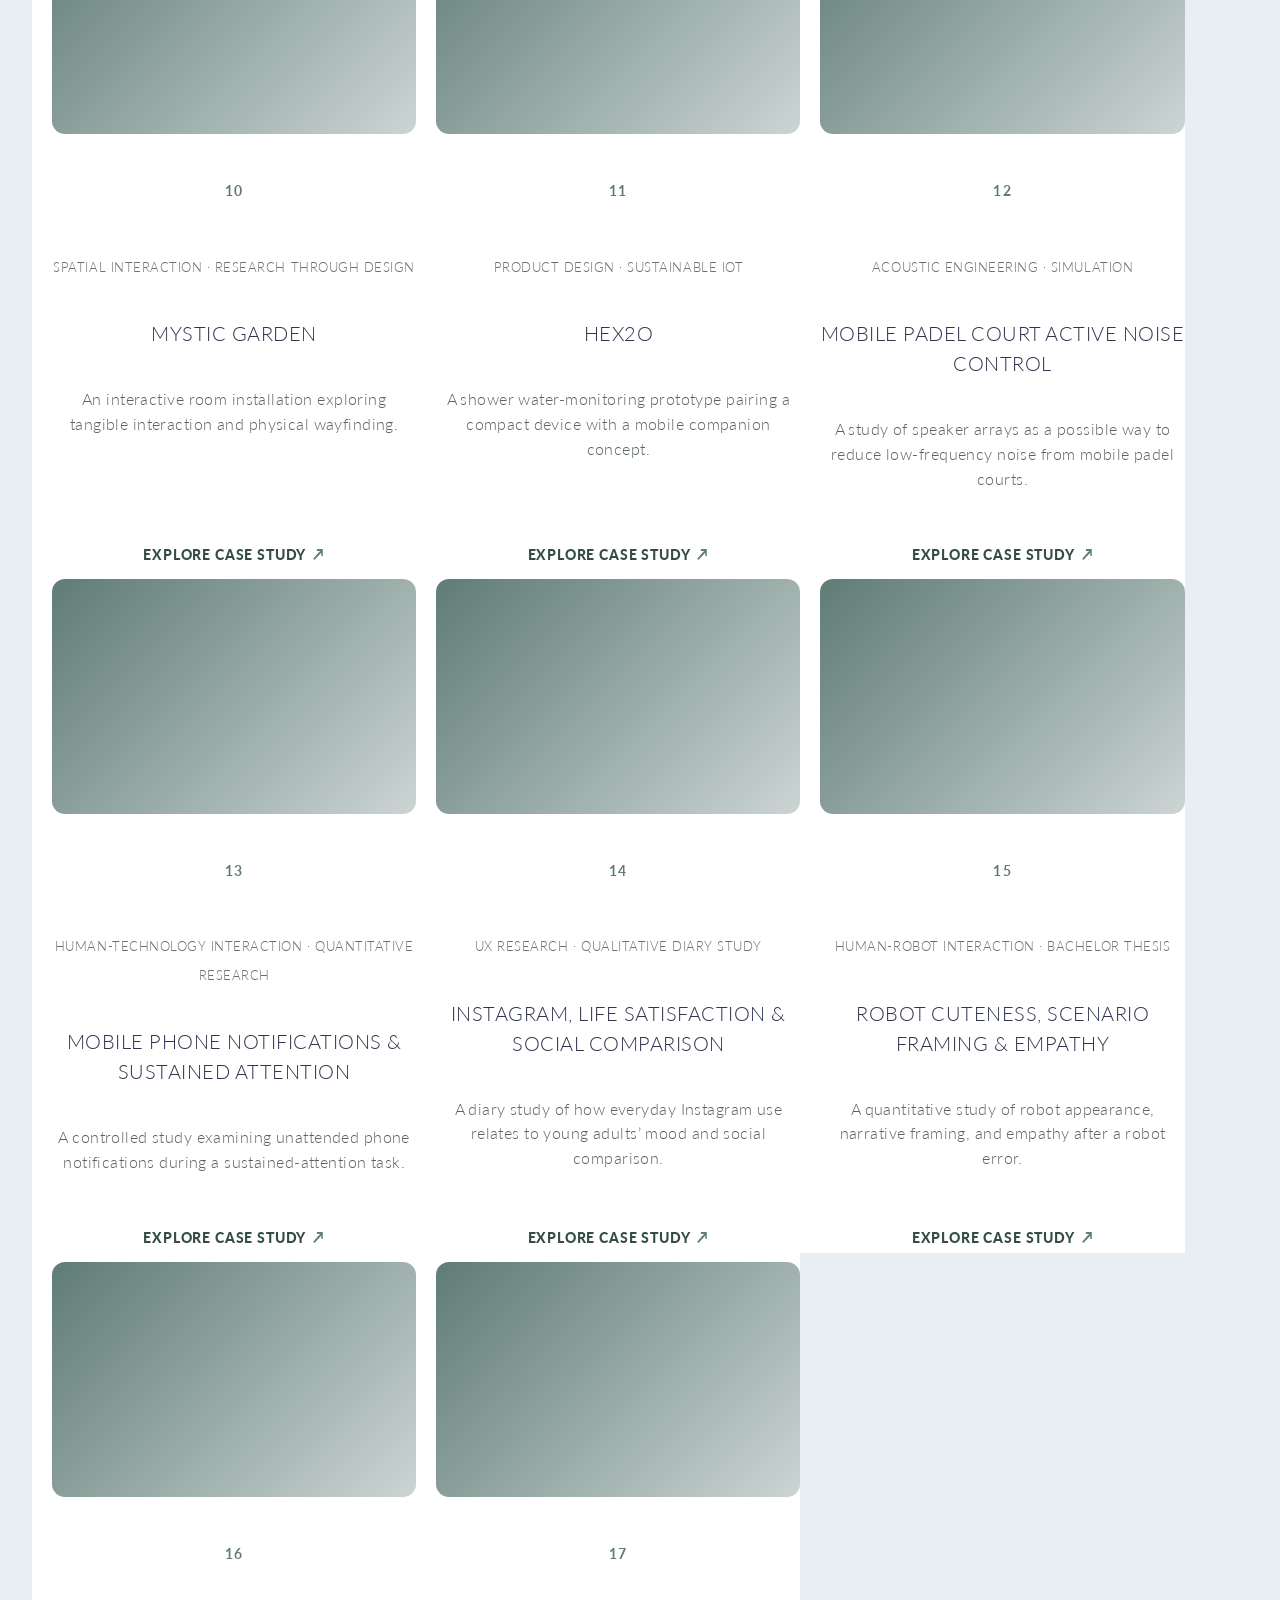
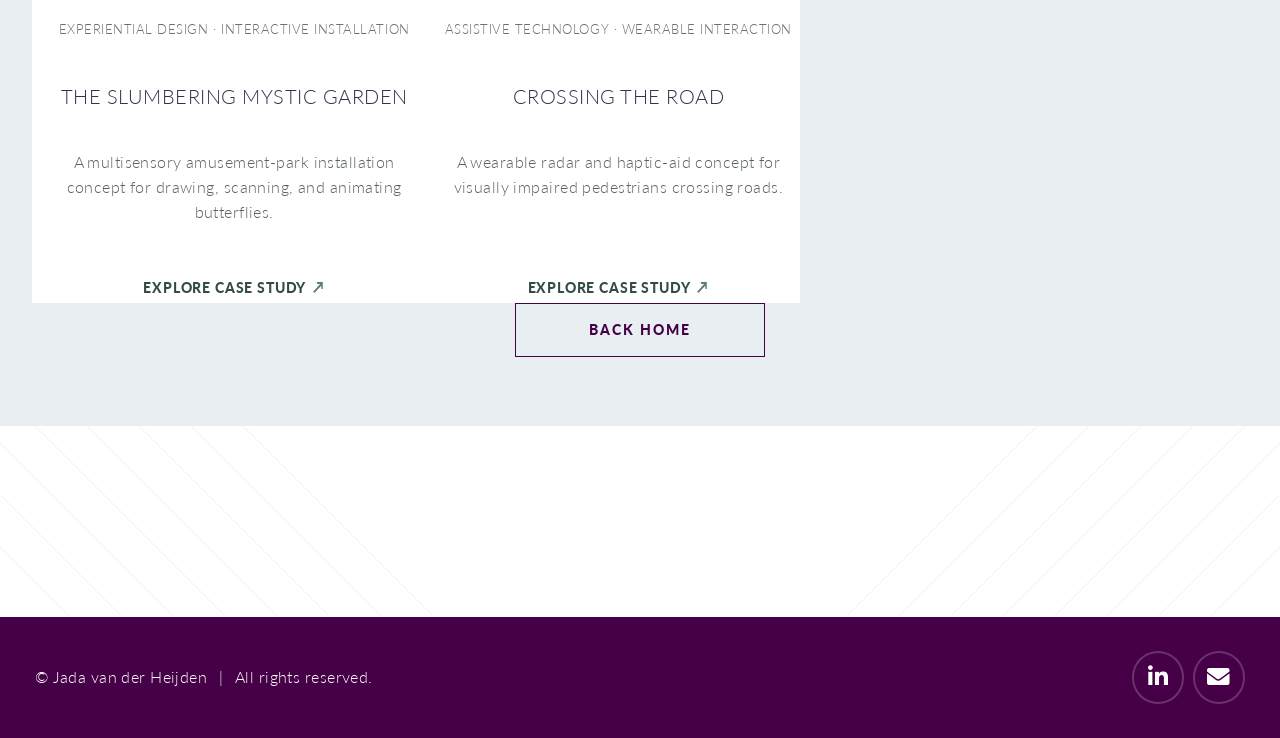
<file: projects.html>
<!DOCTYPE HTML>
<html lang="en">
	<head>
		<title>JvdH: Projects</title>
		<meta charset="utf-8" />
		<meta name="viewport" content="width=device-width, initial-scale=1, user-scalable=no" />
		<link rel="stylesheet" href="assets/css/main.css" />
		<noscript><link rel="stylesheet" href="assets/css/noscript.css" /></noscript>
		<script src="https://mcp.figma.com/mcp/html-to-design/capture.js" async></script>
	</head>
	<body class="projects-page is-preload">
		<div id="page-wrapper">
			<!-- Header -->
			<header id="header" class="site-header">
				<a class="site-mark" href="index2.html" aria-label="Jada van der Heijden home">
					<img id="logo" src="images/logo.png" alt="Jada van der Heijden" />
				</a>
				<nav id="nav" aria-label="Main navigation">
					<ul>
						<li><a href="index2.html">Home</a></li>
						<li class="current"><a href="projects.html" aria-current="page">Projects</a></li>
						<li><a href="about.html">About</a></li>
						<li><a href="fun.html">Fun</a></li>
						<li><a href="mailto:jadavdheijden@gmail.com">Contact</a></li>
					</ul>
				</nav>
			</header>

			<article id="main">
				<!-- Projects Header -->
				<section class="wrapper style1 special projects-header">
					<div class="inner">
						<header class="major">
							<h2>All Projects</h2>
						</header>
					</div>
				</section>

				<!-- Projects Grid Section -->
				<section class="wrapper style3 special projects-grid-section">
					<div class="inner">
						<div class="row gtr-50 projects-grid" id="projects-track">
							<!-- Projects will be dynamically loaded here -->
							<div class="col-6 col-12-narrower">
								<section class="project-card">
									<div class="project-cover"></div>
									<div class="project-description">
										<h4>Description</h4>
										<p class="project-meta"><strong>Grolsch</strong> <em>| UX research</em></p>
									</div>
								</section>
							</div>
							<div class="col-6 col-12-narrower">
								<section class="project-card">
									<div class="project-cover"></div>
									<div class="project-description">
										<h4>Description</h4>
										<p class="project-meta"><strong>DanceHub</strong> <em>| Concept Design</em></p>
									</div>
								</section>
							</div>
							<div class="col-6 col-12-narrower">
								<section class="project-card">
									<div class="project-cover"></div>
									<div class="project-description">
										<h4>Description</h4>
										<p class="project-meta"><strong>Project DELPHI</strong> <em>| Dashboard Design</em></p>
									</div>
								</section>
							</div>
							<div class="col-6 col-12-narrower">
								<section class="project-card">
									<div class="project-cover"></div>
									<div class="project-description">
										<h4>Description</h4>
										<p class="project-meta"><strong>+ View More</strong> <em>| Portfolio</em></p>
									</div>
								</section>
							</div>
						</div>
						<footer>
							<ul class="buttons">
								<li><a href="index2.html" class="button">Back Home</a></li>
							</ul>
						</footer>
					</div>
				</section>

				<!-- Hidden Project View Section -->
				<section id="project-view" class="is-hidden">
					<header class="special container project-intro">
						<span class="icon solid fa-laptop"></span>
						<p class="project-category" id="project-category"></p>
						<h2 id="project-title"></h2>
						<p id="project-summary"></p>
					</header>

					<section class="wrapper style3 container project-snapshot">
						<div class="row gtr-50">
							<div class="col-4 col-12-narrower">
								<section><header><h3>My role</h3></header><p id="project-role"></p></section>
							</div>
							<div class="col-4 col-12-narrower">
								<section><header><h3>Context &amp; scope</h3></header><p id="project-context"></p></section>
							</div>
							<div class="col-4 col-12-narrower">
								<section><header><h3>Methods &amp; tools</h3></header><p id="project-methods"></p></section>
							</div>
						</div>
					</section>

					<div class="container project-hero" id="project-hero"></div>

					<div id="project-story"></div>

					<footer class="major project-case-footer">
						<ul class="buttons">
							<li><a class="button" href="projects.html" id="back-to-projects">All Projects</a></li>
						</ul>
						<nav class="project-case-navigation" aria-label="Project navigation">
							<a id="previous-project" href="projects.html">← Previous project</a>
							<a id="next-project" href="projects.html">Next project →</a>
						</nav>
					</footer>
				</section>
			</article>

			<!-- Footer -->
			<footer id="footer" class="footer-figma">
				<div class="footer-left">
					<p class="footer-copyright">
						<span>© Jada van der Heijden</span>
						<span class="footer-divider">|</span>
						<span>All rights reserved.</span>
					</p>
				</div>
				<div class="footer-right">
					<a href="https://www.linkedin.com/in/jadavdheijden" class="footer-icon-link" aria-label="LinkedIn">
						<i class="icon brands fa-linkedin-in"></i>
					</a>
					<a href="mailto:jadavdheijden@gmail.com" class="footer-icon-link" aria-label="Email">
						<i class="icon solid fa-envelope"></i>
					</a>
				</div>
			</footer>
		</div>

		<!-- Scripts -->
		<script src="assets/js/jquery.min.js"></script>
		<script src="assets/js/jquery.dropotron.min.js"></script>
		<script src="assets/js/jquery.scrolly.min.js"></script>
		<script src="assets/js/jquery.scrollex.min.js"></script>
		<script src="assets/js/browser.min.js"></script>
		<script src="assets/js/breakpoints.min.js"></script>
		<script src="assets/js/util.js"></script>
		<script src="assets/js/main.js"></script>
		<script src="assets/js/projects.js"></script>
	</body>
</html>
</file>
<file: assets/css/noscript.css>
/*
	Twenty by HTML5 UP
	html5up.net | @ajlkn
	Free for personal and commercial use under the CCA 3.0 license (html5up.net/license)
*/

/* Banner */

	#banner .inner {
		opacity: 1;
	}
</file>
<file: assets/css/main.css>
@import url("fontawesome-all.min.css");
@import url("https://fonts.googleapis.com/css?family=Lato:300,400,900");

/*
	Twenty by HTML5 UP
	html5up.net | @ajlkn
	Free for personal and commercial use under the CCA 3.0 license (html5up.net/license)
*/

html, body, div, span, applet, object,
iframe, h1, h2, h3, h4, h5, h6, p, blockquote,
pre, a, abbr, acronym, address, big, cite,
code, del, dfn, em, img, ins, kbd, q, s, samp,
small, strike, strong, sub, sup, tt, var, b,
u, i, center, dl, dt, dd, ol, ul, li, fieldset,
form, label, legend, table, caption, tbody,
tfoot, thead, tr, th, td, article, aside,
canvas, details, embed, figure, figcaption,
footer, header, hgroup, menu, nav, output, ruby,
section, summary, time, mark, audio, video {
	margin: 0;
	padding: 0;
	border: 0;
	font-size: 100%;
	/* font: inherit; */
	vertical-align: baseline;}

article, aside, details, figcaption, figure,
footer, header, hgroup, menu, nav, section {
	display: block;}

body {
	line-height: 1;
}

ol, ul {
	list-style: none;
}

blockquote, q {
	quotes: none;
}

	blockquote:before, blockquote:after, q:before, q:after {
		content: '';
		content: none;
	}

table {
	border-collapse: collapse;
	border-spacing: 0;
}

body {
	-webkit-text-size-adjust: none;
}

mark {
	background-color: transparent;
	color: inherit;
}

input::-moz-focus-inner {
	border: 0;
	padding: 0;
}

input, select, textarea {
	-moz-appearance: none;
	-webkit-appearance: none;
	-ms-appearance: none;
	appearance: none;
}

/* Basic */

	html {
		box-sizing: border-box;
	}

	*, *:before, *:after {
		box-sizing: inherit;
	}

	body {
		background: #f3f6fa;
	}

		body.is-preload *, body.is-preload *:before, body.is-preload *:after {
			-moz-animation: none !important;
			-webkit-animation: none !important;
			-ms-animation: none !important;
			animation: none !important;
			-moz-transition: none !important;
			-webkit-transition: none !important;
			-ms-transition: none !important;
			transition: none !important;
		}

	body, input, select, textarea {
		color: #7c8081;
		font-family: 'Lato', sans-serif;
		font-size: 15pt;
		font-weight: 300;
		letter-spacing: 0.025em;
		line-height: 1.75em;
	}

	a {
		-moz-transition: color 0.2s ease-in-out, border-color 0.2s ease-in-out, background-color 0.2s ease-in-out;
		-webkit-transition: color 0.2s ease-in-out, border-color 0.2s ease-in-out, background-color 0.2s ease-in-out;
		-ms-transition: color 0.2s ease-in-out, border-color 0.2s ease-in-out, background-color 0.2s ease-in-out;
		transition: color 0.2s ease-in-out, border-color 0.2s ease-in-out, background-color 0.2s ease-in-out;
		color: #3fb1a3;
		text-decoration: none;
		border-bottom: dotted 1px;
	}

		a:hover {
			border-bottom-color: transparent;
		}

	strong, b {
		font-weight: 400;
	}

	p, ul, ol, dl, table, blockquote {
		margin: 0 0 2em 0;
	}

	h1, h2, h3, h4, h5, h6 {
		color: inherit;
		font-weight: 300;
		line-height: 1.75em;
		margin-bottom: 1em;
		text-transform: uppercase;
	}

		h1 a, h2 a, h3 a, h4 a, h5 a, h6 a {
			color: inherit;
			text-decoration: none;
			border: 0;
		}

	h2 {
		font-size: 1.5em;
		letter-spacing: 0.1em;
	}

	h3 {
		font-size: 1.15em;
		letter-spacing: 0.025em;
	}

	sub {
		font-size: 0.8em;
		position: relative;
		top: 0.5em;
	}

	sup {
		font-size: 0.8em;
		position: relative;
		top: -0.5em;
	}

	hr {
		border-top: solid 1px rgba(124, 128, 129, 0.2);
		border: 0;
		margin-bottom: 1.5em;
	}

	blockquote {
		border-left: solid 0.5em rgba(124, 128, 129, 0.2);
		font-style: italic;
		padding: 1em 0 1em 2em;
	}

/* Container */

	.container {
		margin: 0 auto;
		max-width: 100%;
		width: 1400px;
	}

		.container.medium {
			width: 1050px;
		}

		@media screen and (max-width: 1680px) {

			.container {
				width: 1200px;
			}

				.container.medium {
					width: 900px;
				}

		}

		@media screen and (max-width: 1280px) {

			.container {
				width: 960px;
			}

				.container.medium {
					width: 735px;
				}

		}

		@media screen and (max-width: 980px) {

			.container {
				width: 95%;
			}

				.container.medium {
					width: 71.25%;
				}

		}

		@media screen and (max-width: 840px) {

			.container {
				width: 95%;
			}

				.container.medium {
					width: 95%;
				}

		}

		@media screen and (max-width: 736px) {

			.container {
				width: 100%;
			}

				.container.medium {
					width: 100%;
				}

		}

/* Row */

	.row {
		display: flex;
		flex-wrap: wrap;
		box-sizing: border-box;
		align-items: stretch;
	}

		.row > * {
			box-sizing: border-box;
		}

		.row.gtr-uniform > * > :last-child {
			margin-bottom: 0;
		}

		.row.aln-left {
			justify-content: flex-start;
		}

		.row.aln-center {
			justify-content: center;
		}

		.row.aln-right {
			justify-content: flex-end;
		}

		.row.aln-top {
			align-items: flex-start;
		}

		.row.aln-middle {
			align-items: center;
		}

		.row.aln-bottom {
			align-items: flex-end;
		}

		.row > .imp {
			order: -1;
		}

		.row > .col-1 {
			width: 8.33333%;
		}

		.row > .off-1 {
			margin-left: 8.33333%;
		}

		.row > .col-2 {
			width: 16.66667%;
		}

		.row > .off-2 {
			margin-left: 16.66667%;
		}

		.row > .col-3 {
			width: 25%;
		}

		.row > .off-3 {
			margin-left: 25%;
		}

		.row > .col-4 {
			width: 33.33333%;
		}

		.row > .off-4 {
			margin-left: 33.33333%;
		}

		.row > .col-5 {
			width: 41.66667%;
		}

		.row > .off-5 {
			margin-left: 41.66667%;
		}

		.row > .col-6 {
			width: 50%;
		}

		.row > .off-6 {
			margin-left: 50%;
		}

		.row > .col-7 {
			width: 58.33333%;
		}

		.row > .off-7 {
			margin-left: 58.33333%;
		}

		.row > .col-8 {
			width: 66.66667%;
		}

		.row > .off-8 {
			margin-left: 66.66667%;
		}

		.row > .col-9 {
			width: 75%;
		}

		.row > .off-9 {
			margin-left: 75%;
		}

		.row > .col-10 {
			width: 83.33333%;
		}

		.row > .off-10 {
			margin-left: 83.33333%;
		}

		.row > .col-11 {
			width: 91.66667%;
		}

		.row > .off-11 {
			margin-left: 91.66667%;
		}

		.row > .col-12 {
			width: 100%;
		}

		.row > .off-12 {
			margin-left: 100%;
		}

		.row.gtr-0 {
			margin-top: 0px;
			margin-left: 0px;
		}

			.row.gtr-0 > * {
				padding: 0px 0 0 0px;
			}

			.row.gtr-0.gtr-uniform {
				margin-top: 0px;
			}

				.row.gtr-0.gtr-uniform > * {
					padding-top: 0px;
				}

		.row.gtr-25 {
			margin-top: -12.5px;
			margin-left: -12.5px;
		}

			.row.gtr-25 > * {
				padding: 12.5px 0 0 12.5px;
			}

			.row.gtr-25.gtr-uniform {
				margin-top: -12.5px;
			}

				.row.gtr-25.gtr-uniform > * {
					padding-top: 12.5px;
				}

		.row.gtr-50 {
			margin-top: -25px;
			margin-left: -25px;
		}

			.row.gtr-50 > * {
				padding: 25px 0 0 25px;
			}

			.row.gtr-50.gtr-uniform {
				margin-top: -25px;
			}

				.row.gtr-50.gtr-uniform > * {
					padding-top: 25px;
				}

		.row {
			margin-top: -50px;
			margin-left: -50px;
		}

			.row > * {
				padding: 50px 0 0 50px;
			}

			.row.gtr-uniform {
				margin-top: -50px;
			}

				.row.gtr-uniform > * {
					padding-top: 50px;
				}

		.row.gtr-150 {
			margin-top: -75px;
			margin-left: -75px;
		}

			.row.gtr-150 > * {
				padding: 75px 0 0 75px;
			}

			.row.gtr-150.gtr-uniform {
				margin-top: -75px;
			}

				.row.gtr-150.gtr-uniform > * {
					padding-top: 75px;
				}

		.row.gtr-200 {
			margin-top: -100px;
			margin-left: -100px;
		}

			.row.gtr-200 > * {
				padding: 100px 0 0 100px;
			}

			.row.gtr-200.gtr-uniform {
				margin-top: -100px;
			}

				.row.gtr-200.gtr-uniform > * {
					padding-top: 100px;
				}

		@media screen and (max-width: 1680px) {

			.row {
				display: flex;
				flex-wrap: wrap;
				box-sizing: border-box;
				align-items: stretch;
			}

				.row > * {
					box-sizing: border-box;
				}

				.row.gtr-uniform > * > :last-child {
					margin-bottom: 0;
				}

				.row.aln-left {
					justify-content: flex-start;
				}

				.row.aln-center {
					justify-content: center;
				}

				.row.aln-right {
					justify-content: flex-end;
				}

				.row.aln-top {
					align-items: flex-start;
				}

				.row.aln-middle {
					align-items: center;
				}

				.row.aln-bottom {
					align-items: flex-end;
				}

				.row > .imp-wide {
					order: -1;
				}

				.row > .col-1-wide {
					width: 8.33333%;
				}

				.row > .off-1-wide {
					margin-left: 8.33333%;
				}

				.row > .col-2-wide {
					width: 16.66667%;
				}

				.row > .off-2-wide {
					margin-left: 16.66667%;
				}

				.row > .col-3-wide {
					width: 25%;
				}

				.row > .off-3-wide {
					margin-left: 25%;
				}

				.row > .col-4-wide {
					width: 33.33333%;
				}

				.row > .off-4-wide {
					margin-left: 33.33333%;
				}

				.row > .col-5-wide {
					width: 41.66667%;
				}

				.row > .off-5-wide {
					margin-left: 41.66667%;
				}

				.row > .col-6-wide {
					width: 50%;
				}

				.row > .off-6-wide {
					margin-left: 50%;
				}

				.row > .col-7-wide {
					width: 58.33333%;
				}

				.row > .off-7-wide {
					margin-left: 58.33333%;
				}

				.row > .col-8-wide {
					width: 66.66667%;
				}

				.row > .off-8-wide {
					margin-left: 66.66667%;
				}

				.row > .col-9-wide {
					width: 75%;
				}

				.row > .off-9-wide {
					margin-left: 75%;
				}

				.row > .col-10-wide {
					width: 83.33333%;
				}

				.row > .off-10-wide {
					margin-left: 83.33333%;
				}

				.row > .col-11-wide {
					width: 91.66667%;
				}

				.row > .off-11-wide {
					margin-left: 91.66667%;
				}

				.row > .col-12-wide {
					width: 100%;
				}

				.row > .off-12-wide {
					margin-left: 100%;
				}

				.row.gtr-0 {
					margin-top: 0px;
					margin-left: 0px;
				}

					.row.gtr-0 > * {
						padding: 0px 0 0 0px;
					}

					.row.gtr-0.gtr-uniform {
						margin-top: 0px;
					}

						.row.gtr-0.gtr-uniform > * {
							padding-top: 0px;
						}

				.row.gtr-25 {
					margin-top: -10px;
					margin-left: -10px;
				}

					.row.gtr-25 > * {
						padding: 10px 0 0 10px;
					}

					.row.gtr-25.gtr-uniform {
						margin-top: -10px;
					}

						.row.gtr-25.gtr-uniform > * {
							padding-top: 10px;
						}

				.row.gtr-50 {
					margin-top: -20px;
					margin-left: -20px;
				}

					.row.gtr-50 > * {
						padding: 20px 0 0 20px;
					}

					.row.gtr-50.gtr-uniform {
						margin-top: -20px;
					}

						.row.gtr-50.gtr-uniform > * {
							padding-top: 20px;
						}

				.row {
					margin-top: -40px;
					margin-left: -40px;
				}

					.row > * {
						padding: 40px 0 0 40px;
					}

					.row.gtr-uniform {
						margin-top: -40px;
					}

						.row.gtr-uniform > * {
							padding-top: 40px;
						}

				.row.gtr-150 {
					margin-top: -60px;
					margin-left: -60px;
				}

					.row.gtr-150 > * {
						padding: 60px 0 0 60px;
					}

					.row.gtr-150.gtr-uniform {
						margin-top: -60px;
					}

						.row.gtr-150.gtr-uniform > * {
							padding-top: 60px;
						}

				.row.gtr-200 {
					margin-top: -80px;
					margin-left: -80px;
				}

					.row.gtr-200 > * {
						padding: 80px 0 0 80px;
					}

					.row.gtr-200.gtr-uniform {
						margin-top: -80px;
					}

						.row.gtr-200.gtr-uniform > * {
							padding-top: 80px;
						}

		}

		@media screen and (max-width: 1280px) {

			.row {
				display: flex;
				flex-wrap: wrap;
				box-sizing: border-box;
				align-items: stretch;
			}

				.row > * {
					box-sizing: border-box;
				}

				.row.gtr-uniform > * > :last-child {
					margin-bottom: 0;
				}

				.row.aln-left {
					justify-content: flex-start;
				}

				.row.aln-center {
					justify-content: center;
				}

				.row.aln-right {
					justify-content: flex-end;
				}

				.row.aln-top {
					align-items: flex-start;
				}

				.row.aln-middle {
					align-items: center;
				}

				.row.aln-bottom {
					align-items: flex-end;
				}

				.row > .imp-normal {
					order: -1;
				}

				.row > .col-1-normal {
					width: 8.33333%;
				}

				.row > .off-1-normal {
					margin-left: 8.33333%;
				}

				.row > .col-2-normal {
					width: 16.66667%;
				}

				.row > .off-2-normal {
					margin-left: 16.66667%;
				}

				.row > .col-3-normal {
					width: 25%;
				}

				.row > .off-3-normal {
					margin-left: 25%;
				}

				.row > .col-4-normal {
					width: 33.33333%;
				}

				.row > .off-4-normal {
					margin-left: 33.33333%;
				}

				.row > .col-5-normal {
					width: 41.66667%;
				}

				.row > .off-5-normal {
					margin-left: 41.66667%;
				}

				.row > .col-6-normal {
					width: 50%;
				}

				.row > .off-6-normal {
					margin-left: 50%;
				}

				.row > .col-7-normal {
					width: 58.33333%;
				}

				.row > .off-7-normal {
					margin-left: 58.33333%;
				}

				.row > .col-8-normal {
					width: 66.66667%;
				}

				.row > .off-8-normal {
					margin-left: 66.66667%;
				}

				.row > .col-9-normal {
					width: 75%;
				}

				.row > .off-9-normal {
					margin-left: 75%;
				}

				.row > .col-10-normal {
					width: 83.33333%;
				}

				.row > .off-10-normal {
					margin-left: 83.33333%;
				}

				.row > .col-11-normal {
					width: 91.66667%;
				}

				.row > .off-11-normal {
					margin-left: 91.66667%;
				}

				.row > .col-12-normal {
					width: 100%;
				}

				.row > .off-12-normal {
					margin-left: 100%;
				}

				.row.gtr-0 {
					margin-top: 0px;
					margin-left: 0px;
				}

					.row.gtr-0 > * {
						padding: 0px 0 0 0px;
					}

					.row.gtr-0.gtr-uniform {
						margin-top: 0px;
					}

						.row.gtr-0.gtr-uniform > * {
							padding-top: 0px;
						}

				.row.gtr-25 {
					margin-top: -10px;
					margin-left: -10px;
				}

					.row.gtr-25 > * {
						padding: 10px 0 0 10px;
					}

					.row.gtr-25.gtr-uniform {
						margin-top: -10px;
					}

						.row.gtr-25.gtr-uniform > * {
							padding-top: 10px;
						}

				.row.gtr-50 {
					margin-top: -20px;
					margin-left: -20px;
				}

					.row.gtr-50 > * {
						padding: 20px 0 0 20px;
					}

					.row.gtr-50.gtr-uniform {
						margin-top: -20px;
					}

						.row.gtr-50.gtr-uniform > * {
							padding-top: 20px;
						}

				.row {
					margin-top: -40px;
					margin-left: -40px;
				}

					.row > * {
						padding: 40px 0 0 40px;
					}

					.row.gtr-uniform {
						margin-top: -40px;
					}

						.row.gtr-uniform > * {
							padding-top: 40px;
						}

				.row.gtr-150 {
					margin-top: -60px;
					margin-left: -60px;
				}

					.row.gtr-150 > * {
						padding: 60px 0 0 60px;
					}

					.row.gtr-150.gtr-uniform {
						margin-top: -60px;
					}

						.row.gtr-150.gtr-uniform > * {
							padding-top: 60px;
						}

				.row.gtr-200 {
					margin-top: -80px;
					margin-left: -80px;
				}

					.row.gtr-200 > * {
						padding: 80px 0 0 80px;
					}

					.row.gtr-200.gtr-uniform {
						margin-top: -80px;
					}

						.row.gtr-200.gtr-uniform > * {
							padding-top: 80px;
						}

		}

		@media screen and (max-width: 980px) {

			.row {
				display: flex;
				flex-wrap: wrap;
				box-sizing: border-box;
				align-items: stretch;
			}

				.row > * {
					box-sizing: border-box;
				}

				.row.gtr-uniform > * > :last-child {
					margin-bottom: 0;
				}

				.row.aln-left {
					justify-content: flex-start;
				}

				.row.aln-center {
					justify-content: center;
				}

				.row.aln-right {
					justify-content: flex-end;
				}

				.row.aln-top {
					align-items: flex-start;
				}

				.row.aln-middle {
					align-items: center;
				}

				.row.aln-bottom {
					align-items: flex-end;
				}

				.row > .imp-narrow {
					order: -1;
				}

				.row > .col-1-narrow {
					width: 8.33333%;
				}

				.row > .off-1-narrow {
					margin-left: 8.33333%;
				}

				.row > .col-2-narrow {
					width: 16.66667%;
				}

				.row > .off-2-narrow {
					margin-left: 16.66667%;
				}

				.row > .col-3-narrow {
					width: 25%;
				}

				.row > .off-3-narrow {
					margin-left: 25%;
				}

				.row > .col-4-narrow {
					width: 33.33333%;
				}

				.row > .off-4-narrow {
					margin-left: 33.33333%;
				}

				.row > .col-5-narrow {
					width: 41.66667%;
				}

				.row > .off-5-narrow {
					margin-left: 41.66667%;
				}

				.row > .col-6-narrow {
					width: 50%;
				}

				.row > .off-6-narrow {
					margin-left: 50%;
				}

				.row > .col-7-narrow {
					width: 58.33333%;
				}

				.row > .off-7-narrow {
					margin-left: 58.33333%;
				}

				.row > .col-8-narrow {
					width: 66.66667%;
				}

				.row > .off-8-narrow {
					margin-left: 66.66667%;
				}

				.row > .col-9-narrow {
					width: 75%;
				}

				.row > .off-9-narrow {
					margin-left: 75%;
				}

				.row > .col-10-narrow {
					width: 83.33333%;
				}

				.row > .off-10-narrow {
					margin-left: 83.33333%;
				}

				.row > .col-11-narrow {
					width: 91.66667%;
				}

				.row > .off-11-narrow {
					margin-left: 91.66667%;
				}

				.row > .col-12-narrow {
					width: 100%;
				}

				.row > .off-12-narrow {
					margin-left: 100%;
				}

				.row.gtr-0 {
					margin-top: 0px;
					margin-left: 0px;
				}

					.row.gtr-0 > * {
						padding: 0px 0 0 0px;
					}

					.row.gtr-0.gtr-uniform {
						margin-top: 0px;
					}

						.row.gtr-0.gtr-uniform > * {
							padding-top: 0px;
						}

				.row.gtr-25 {
					margin-top: -7.5px;
					margin-left: -7.5px;
				}

					.row.gtr-25 > * {
						padding: 7.5px 0 0 7.5px;
					}

					.row.gtr-25.gtr-uniform {
						margin-top: -7.5px;
					}

						.row.gtr-25.gtr-uniform > * {
							padding-top: 7.5px;
						}

				.row.gtr-50 {
					margin-top: -15px;
					margin-left: -15px;
				}

					.row.gtr-50 > * {
						padding: 15px 0 0 15px;
					}

					.row.gtr-50.gtr-uniform {
						margin-top: -15px;
					}

						.row.gtr-50.gtr-uniform > * {
							padding-top: 15px;
						}

				.row {
					margin-top: -30px;
					margin-left: -30px;
				}

					.row > * {
						padding: 30px 0 0 30px;
					}

					.row.gtr-uniform {
						margin-top: -30px;
					}

						.row.gtr-uniform > * {
							padding-top: 30px;
						}

				.row.gtr-150 {
					margin-top: -45px;
					margin-left: -45px;
				}

					.row.gtr-150 > * {
						padding: 45px 0 0 45px;
					}

					.row.gtr-150.gtr-uniform {
						margin-top: -45px;
					}

						.row.gtr-150.gtr-uniform > * {
							padding-top: 45px;
						}

				.row.gtr-200 {
					margin-top: -60px;
					margin-left: -60px;
				}

					.row.gtr-200 > * {
						padding: 60px 0 0 60px;
					}

					.row.gtr-200.gtr-uniform {
						margin-top: -60px;
					}

						.row.gtr-200.gtr-uniform > * {
							padding-top: 60px;
						}

		}

		@media screen and (max-width: 840px) {

			.row {
				display: flex;
				flex-wrap: wrap;
				box-sizing: border-box;
				align-items: stretch;
			}

				.row > * {
					box-sizing: border-box;
				}

				.row.gtr-uniform > * > :last-child {
					margin-bottom: 0;
				}

				.row.aln-left {
					justify-content: flex-start;
				}

				.row.aln-center {
					justify-content: center;
				}

				.row.aln-right {
					justify-content: flex-end;
				}

				.row.aln-top {
					align-items: flex-start;
				}

				.row.aln-middle {
					align-items: center;
				}

				.row.aln-bottom {
					align-items: flex-end;
				}

				.row > .imp-narrower {
					order: -1;
				}

				.row > .col-1-narrower {
					width: 8.33333%;
				}

				.row > .off-1-narrower {
					margin-left: 8.33333%;
				}

				.row > .col-2-narrower {
					width: 16.66667%;
				}

				.row > .off-2-narrower {
					margin-left: 16.66667%;
				}

				.row > .col-3-narrower {
					width: 25%;
				}

				.row > .off-3-narrower {
					margin-left: 25%;
				}

				.row > .col-4-narrower {
					width: 33.33333%;
				}

				.row > .off-4-narrower {
					margin-left: 33.33333%;
				}

				.row > .col-5-narrower {
					width: 41.66667%;
				}

				.row > .off-5-narrower {
					margin-left: 41.66667%;
				}

				.row > .col-6-narrower {
					width: 50%;
				}

				.row > .off-6-narrower {
					margin-left: 50%;
				}

				.row > .col-7-narrower {
					width: 58.33333%;
				}

				.row > .off-7-narrower {
					margin-left: 58.33333%;
				}

				.row > .col-8-narrower {
					width: 66.66667%;
				}

				.row > .off-8-narrower {
					margin-left: 66.66667%;
				}

				.row > .col-9-narrower {
					width: 75%;
				}

				.row > .off-9-narrower {
					margin-left: 75%;
				}

				.row > .col-10-narrower {
					width: 83.33333%;
				}

				.row > .off-10-narrower {
					margin-left: 83.33333%;
				}

				.row > .col-11-narrower {
					width: 91.66667%;
				}

				.row > .off-11-narrower {
					margin-left: 91.66667%;
				}

				.row > .col-12-narrower {
					width: 100%;
				}

				.row > .off-12-narrower {
					margin-left: 100%;
				}

				.row.gtr-0 {
					margin-top: 0px;
					margin-left: 0px;
				}

					.row.gtr-0 > * {
						padding: 0px 0 0 0px;
					}

					.row.gtr-0.gtr-uniform {
						margin-top: 0px;
					}

						.row.gtr-0.gtr-uniform > * {
							padding-top: 0px;
						}

				.row.gtr-25 {
					margin-top: -7.5px;
					margin-left: -7.5px;
				}

					.row.gtr-25 > * {
						padding: 7.5px 0 0 7.5px;
					}

					.row.gtr-25.gtr-uniform {
						margin-top: -7.5px;
					}

						.row.gtr-25.gtr-uniform > * {
							padding-top: 7.5px;
						}

				.row.gtr-50 {
					margin-top: -15px;
					margin-left: -15px;
				}

					.row.gtr-50 > * {
						padding: 15px 0 0 15px;
					}

					.row.gtr-50.gtr-uniform {
						margin-top: -15px;
					}

						.row.gtr-50.gtr-uniform > * {
							padding-top: 15px;
						}

				.row {
					margin-top: -30px;
					margin-left: -30px;
				}

					.row > * {
						padding: 30px 0 0 30px;
					}

					.row.gtr-uniform {
						margin-top: -30px;
					}

						.row.gtr-uniform > * {
							padding-top: 30px;
						}

				.row.gtr-150 {
					margin-top: -45px;
					margin-left: -45px;
				}

					.row.gtr-150 > * {
						padding: 45px 0 0 45px;
					}

					.row.gtr-150.gtr-uniform {
						margin-top: -45px;
					}

						.row.gtr-150.gtr-uniform > * {
							padding-top: 45px;
						}

				.row.gtr-200 {
					margin-top: -60px;
					margin-left: -60px;
				}

					.row.gtr-200 > * {
						padding: 60px 0 0 60px;
					}

					.row.gtr-200.gtr-uniform {
						margin-top: -60px;
					}

						.row.gtr-200.gtr-uniform > * {
							padding-top: 60px;
						}

		}

		@media screen and (max-width: 736px) {

			.row {
				display: flex;
				flex-wrap: wrap;
				box-sizing: border-box;
				align-items: stretch;
			}

				.row > * {
					box-sizing: border-box;
				}

				.row.gtr-uniform > * > :last-child {
					margin-bottom: 0;
				}

				.row.aln-left {
					justify-content: flex-start;
				}

				.row.aln-center {
					justify-content: center;
				}

				.row.aln-right {
					justify-content: flex-end;
				}

				.row.aln-top {
					align-items: flex-start;
				}

				.row.aln-middle {
					align-items: center;
				}

				.row.aln-bottom {
					align-items: flex-end;
				}

				.row > .imp-mobile {
					order: -1;
				}

				.row > .col-1-mobile {
					width: 8.33333%;
				}

				.row > .off-1-mobile {
					margin-left: 8.33333%;
				}

				.row > .col-2-mobile {
					width: 16.66667%;
				}

				.row > .off-2-mobile {
					margin-left: 16.66667%;
				}

				.row > .col-3-mobile {
					width: 25%;
				}

				.row > .off-3-mobile {
					margin-left: 25%;
				}

				.row > .col-4-mobile {
					width: 33.33333%;
				}

				.row > .off-4-mobile {
					margin-left: 33.33333%;
				}

				.row > .col-5-mobile {
					width: 41.66667%;
				}

				.row > .off-5-mobile {
					margin-left: 41.66667%;
				}

				.row > .col-6-mobile {
					width: 50%;
				}

				.row > .off-6-mobile {
					margin-left: 50%;
				}

				.row > .col-7-mobile {
					width: 58.33333%;
				}

				.row > .off-7-mobile {
					margin-left: 58.33333%;
				}

				.row > .col-8-mobile {
					width: 66.66667%;
				}

				.row > .off-8-mobile {
					margin-left: 66.66667%;
				}

				.row > .col-9-mobile {
					width: 75%;
				}

				.row > .off-9-mobile {
					margin-left: 75%;
				}

				.row > .col-10-mobile {
					width: 83.33333%;
				}

				.row > .off-10-mobile {
					margin-left: 83.33333%;
				}

				.row > .col-11-mobile {
					width: 91.66667%;
				}

				.row > .off-11-mobile {
					margin-left: 91.66667%;
				}

				.row > .col-12-mobile {
					width: 100%;
				}

				.row > .off-12-mobile {
					margin-left: 100%;
				}

				.row.gtr-0 {
					margin-top: 0px;
					margin-left: 0px;
				}

					.row.gtr-0 > * {
						padding: 0px 0 0 0px;
					}

					.row.gtr-0.gtr-uniform {
						margin-top: 0px;
					}

						.row.gtr-0.gtr-uniform > * {
							padding-top: 0px;
						}

				.row.gtr-25 {
					margin-top: -7.5px;
					margin-left: -7.5px;
				}

					.row.gtr-25 > * {
						padding: 7.5px 0 0 7.5px;
					}

					.row.gtr-25.gtr-uniform {
						margin-top: -7.5px;
					}

						.row.gtr-25.gtr-uniform > * {
							padding-top: 7.5px;
						}

				.row.gtr-50 {
					margin-top: -15px;
					margin-left: -15px;
				}

					.row.gtr-50 > * {
						padding: 15px 0 0 15px;
					}

					.row.gtr-50.gtr-uniform {
						margin-top: -15px;
					}

						.row.gtr-50.gtr-uniform > * {
							padding-top: 15px;
						}

				.row {
					margin-top: -30px;
					margin-left: -30px;
				}

					.row > * {
						padding: 30px 0 0 30px;
					}

					.row.gtr-uniform {
						margin-top: -30px;
					}

						.row.gtr-uniform > * {
							padding-top: 30px;
						}

				.row.gtr-150 {
					margin-top: -45px;
					margin-left: -45px;
				}

					.row.gtr-150 > * {
						padding: 45px 0 0 45px;
					}

					.row.gtr-150.gtr-uniform {
						margin-top: -45px;
					}

						.row.gtr-150.gtr-uniform > * {
							padding-top: 45px;
						}

				.row.gtr-200 {
					margin-top: -60px;
					margin-left: -60px;
				}

					.row.gtr-200 > * {
						padding: 60px 0 0 60px;
					}

					.row.gtr-200.gtr-uniform {
						margin-top: -60px;
					}

						.row.gtr-200.gtr-uniform > * {
							padding-top: 60px;
						}

		}

/* Section/Article */

	section.special, article.special {
		text-align: center;
	}

	header.major {
		padding-bottom: 2em;
	}

	header.special {
		margin-bottom: 5em;
		padding-top: 7em;
		position: relative;
		text-align: center;
	}

		header.special:before, header.special:after {
			border-bottom: solid 1.5px;
			border-top: solid 1.5px;
			content: '';
			height: 7px;
			opacity: 0.1;
			position: absolute;
			top: 1.75em;
			width: 43%;
		}

		header.special:before {
			left: 0;
		}

		header.special:after {
			right: 0;
		}

		header.special h2 {
			margin-bottom: 0;
		}

		header.special h2 + p {
			margin-bottom: 0;
			padding-top: 1.5em;
		}

		header.special .icon {
			cursor: default;
			height: 7em;
			left: 0;
			position: absolute;
			text-align: center;
			top: 1em;
			width: 100%;
		}

			header.special .icon:before {
				font-size: 3.5em;
				opacity: 0.35;
			}

	footer > :last-child {
		margin-bottom: 0;
	}

	footer.major {
		padding-top: 3em;
	}

/* Form */

	input[type="text"],
	input[type="password"],
	input[type="email"],
	textarea {
		-moz-transition: background-color 0.2s ease-in-out, border-color 0.2s ease-in-out;
		-webkit-transition: background-color 0.2s ease-in-out, border-color 0.2s ease-in-out;
		-ms-transition: background-color 0.2s ease-in-out, border-color 0.2s ease-in-out;
		transition: background-color 0.2s ease-in-out, border-color 0.2s ease-in-out;
		-moz-appearance: none;
		-webkit-appearance: none;
		-ms-appearance: none;
		appearance: none;
		background: none;
		border: solid 1px rgba(124, 128, 129, 0.2);
		border-radius: 0;
		color: inherit;
		display: block;
		padding: 0.75em;
		text-decoration: none;
		width: 100%;
		outline: 0;
	}

		input[type="text"]:focus,
		input[type="password"]:focus,
		input[type="email"]:focus,
		textarea:focus {
			border-color: #83d3c9;
		}

	input[type="text"],
	input[type="password"],
	input[type="email"] {
		line-height: 1em;
	}

	::-webkit-input-placeholder {
		color: inherit;
		opacity: 0.5;
		position: relative;
		top: 3px;
	}

	:-moz-placeholder {
		color: inherit;
		opacity: 0.5;
	}

	::-moz-placeholder {
		color: inherit;
		opacity: 0.5;
	}

	:-ms-input-placeholder {
		color: inherit;
		opacity: 0.5;
	}

/* Image */

	.image {
		border: 0;
		position: relative;
	}

		.image:before {
			background: url("images/overlay.png");
			content: '';
			height: 100%;
			left: 0;
			position: absolute;
			top: 0;
			width: 100%;
		}

		.image.fit {
			display: block;
		}

			.image.fit img {
				display: block;
				width: 100%;
			}

		.image.featured {
			display: block;
			margin: 0 0 2em 0;
		}

			.image.featured img {
				display: block;
				width: 100%;
			}

/* Icon */

	.icon {
		text-decoration: none;
		position: relative;
	}

		.icon:before {
			-moz-osx-font-smoothing: grayscale;
			-webkit-font-smoothing: antialiased;
			display: inline-block;
			font-style: normal;
			font-variant: normal;
			text-rendering: auto;
			line-height: 1;
			text-transform: none !important;
			font-family: 'Font Awesome 5 Free';
			font-weight: 400;
		}

		.icon.solid:before {
			font-weight: 900;
		}

		.icon:before {
			line-height: inherit;
		}

		.icon.brands:before {
			font-family: 'Font Awesome 5 Brands';
		}

		.icon.circle {
			-moz-transition: all 0.2s ease-in-out;
			-webkit-transition: all 0.2s ease-in-out;
			-ms-transition: all 0.2s ease-in-out;
			transition: all 0.2s ease-in-out;
			border: 0;
			border-radius: 100%;
			display: inline-block;
			font-size: 1.25em;
			height: 2.25em;
			left: 0;
			line-height: 2.25em;
			text-align: center;
			text-decoration: none;
			top: 0;
			width: 2.25em;
		}

			.icon.circle:hover {
				top: -0.2em;
			}

			.icon.circle.fa-twitter {
				background: #70aecd;
				color: #fff;
			}

				.icon.circle.fa-twitter:hover {
					background: #7fb7d2;
				}

			.icon.circle.fa-facebook-f {
				background: #7490c3;
				color: #fff;
			}

				.icon.circle.fa-facebook-f:hover {
					background: #829bc9;
				}

			.icon.circle.fa-google-plus-g {
				background: #db6b67;
				color: #fff;
			}

				.icon.circle.fa-google-plus-g:hover {
					background: #df7b77;
				}

			.icon.circle.fa-github {
				background: #dcad8b;
				color: #fff;
			}

				.icon.circle.fa-github:hover {
					background: #e1b89b;
				}

			.icon.circle.fa-dribbble {
				background: #da83ae;
				color: #fff;
			}

				.icon.circle.fa-dribbble:hover {
					background: #df93b8;
				}

		.icon.featured {
			cursor: default;
			display: block;
			margin: 0 0 1.5em 0;
			opacity: 0.35;
			text-align: center;
		}

			.icon.featured:before {
				font-size: 5em;
				line-height: 1em;
			}

		.icon > .label {
			display: none;
		}

/* List */

	ol {
		list-style: decimal;
		padding-left: 1.25em;
	}

		ol li {
			padding-left: 0.25em;
		}

	ul {
		list-style: disc;
		padding-left: 1em;
	}

		ul li {
			padding-left: 0.5em;
		}

/* Icons */

	ul.icons {
		list-style: none;
		padding-left: 0;
		cursor: default;
	}

		ul.icons li {
			display: inline-block;
			line-height: 1em;
			padding-left: 0.5em;
		}

			ul.icons li:first-child {
				padding-left: 0;
			}

/* Featured Icons */

	ul.featured-icons {
		cursor: default;
		margin: -0.75em 0 0 0;
		opacity: 0.35;
		overflow: hidden;
		position: relative;
		list-style: none;
		padding-left: 0;
	}

		ul.featured-icons li {
			display: block;
			float: left;
			text-align: center;
			width: 50%;
			padding-left: 0;
			margin-bottom: 1em;
		}

			ul.featured-icons li .icon {
				display: inline-block;
				font-size: 5.5em;
				height: 1em;
				line-height: 1.5em;
				width: 1em;
			}

/* Buttons */

	ul.buttons {
		cursor: default;
		list-style: none;
		padding-left: 0;
	}

		ul.buttons:last-child {
			margin-bottom: 0;
		}

		ul.buttons li {
			display: inline-block;
			padding: 0 0 0 1.5em;
		}

			ul.buttons li:first-child {
				padding: 0;
			}

		ul.buttons.stacked li {
			display: block;
			padding: 1.5em 0 0 0;
		}

			ul.buttons.stacked li:first-child {
				padding: 0;
			}

/* Table */

	table {
		width: 100%;
	}

		table.default {
			width: 100%;
		}

			table.default tbody tr {
				border-bottom: solid 1px rgba(124, 128, 129, 0.2);
			}

			table.default td {
				padding: 0.5em 1em 0.5em 1em;
			}

			table.default th {
				font-weight: 400;
				padding: 0.5em 1em 0.5em 1em;
				text-align: left;
			}

			table.default thead {
				background: #7c8081;
				color: #fff;
			}

/* Button */

	input[type="button"],
	input[type="submit"],
	input[type="reset"],
	button,
	.button {
		-moz-appearance: none;
		-webkit-appearance: none;
		-ms-appearance: none;
		appearance: none;
		-moz-transition: color 0.2s ease-in-out, border-color 0.2s ease-in-out, background-color 0.2s ease-in-out;
		-webkit-transition: color 0.2s ease-in-out, border-color 0.2s ease-in-out, background-color 0.2s ease-in-out;
		-ms-transition: color 0.2s ease-in-out, border-color 0.2s ease-in-out, background-color 0.2s ease-in-out;
		transition: color 0.2s ease-in-out, border-color 0.2s ease-in-out, background-color 0.2s ease-in-out;
		background: none;
		border: solid 1px;
		border-radius: 0;
		color: inherit;
		cursor: pointer;
		display: inline-block;
		font-size: 0.8em;
		font-weight: 900;
		letter-spacing: 2px;
		min-width: 18em;
		padding: 0 0.75em;
		line-height: 3.75em;
		text-align: center;
		text-decoration: none;
		text-transform: uppercase;
	}

		input[type="button"]:hover,
		input[type="submit"]:hover,
		input[type="reset"]:hover,
		button:hover,
		.button:hover {
			background: rgba(188, 202, 206, 0.15);
			border-color: inherit;
		}

		input[type="button"].primary,
		input[type="submit"].primary,
		input[type="reset"].primary,
		button.primary,
		.button.primary {
			background: #83d3c9;
			border-color: #83d3c9;
			color: #fff !important;
		}

			input[type="button"].primary:hover,
			input[type="submit"].primary:hover,
			input[type="reset"].primary:hover,
			button.primary:hover,
			.button.primary:hover {
				background: #96dad1 !important;
				border-color: #96dad1 !important;
			}

		input[type="button"].fit,
		input[type="submit"].fit,
		input[type="reset"].fit,
		button.fit,
		.button.fit {
			width: 100%;
		}

		input[type="button"].small,
		input[type="submit"].small,
		input[type="reset"].small,
		button.small,
		.button.small {
			font-size: 0.7em;
			min-width: 14em;
			padding: 0.5em 0;
		}

/* Wrapper */

	.wrapper {
		margin-bottom: 5em;
		padding: 5em;
	}

		.wrapper.style1 {
			padding: 0;
		}

		.wrapper.style2 {
			background-color: #83d3c9;
			background-image: url("images/light-bl.svg"), url("images/light-br.svg");
			background-position: bottom left, bottom right;
			background-repeat: no-repeat, no-repeat;
			background-size: 25em, 25em;
			color: #fff;
		}

			.wrapper.style2 input[type="button"]:hover,
			.wrapper.style2 input[type="submit"]:hover,
			.wrapper.style2 input[type="reset"]:hover,
			.wrapper.style2 button:hover,
			.wrapper.style2 .button:hover {
				background: rgba(255, 255, 255, 0.15) !important;
			}

			.wrapper.style2 input[type="button"].primary,
			.wrapper.style2 input[type="submit"].primary,
			.wrapper.style2 input[type="reset"].primary,
			.wrapper.style2 button.primary,
			.wrapper.style2 .button.primary {
				background: #fff;
				border-color: #fff;
				color: #83d3c9 !important;
			}

				.wrapper.style2 input[type="button"].primary:hover,
				.wrapper.style2 input[type="submit"].primary:hover,
				.wrapper.style2 input[type="reset"].primary:hover,
				.wrapper.style2 button.primary:hover,
				.wrapper.style2 .button.primary:hover {
					border-color: inherit !important;
					color: #fff !important;
				}

		.wrapper.style3 {
			background: #fff;
			color: inherit;
		}

		.wrapper.style4 {
			background: #fff;
			color: inherit;
			padding: 4em;
		}

/* Header */

	@-moz-keyframes reveal-header {
		0% {
			top: -5em;
		}

		100% {
			top: 0;
		}
	}

	@-webkit-keyframes reveal-header {
		0% {
			top: -5em;
		}

		100% {
			top: 0;
		}
	}

	@-ms-keyframes reveal-header {
		0% {
			top: -5em;
		}

		100% {
			top: 0;
		}
	}

	@keyframes reveal-header {
		0% {
			top: -5em;
		}

		100% {
			top: 0;
		}
	}

	#header {
		background: #fff;
		box-shadow: 0 1px 2px 0 rgba(0, 0, 0, 0.075);
		color: inherit;
		cursor: default;
		font-size: 0.8em;
		left: 0;
		padding: 1em 1.5em;
		position: fixed;
		top: 0;
		width: 100%;
		z-index: 10000;
		outline-style: solid;
		outline-width: 1px;
		outline-color: #ffffff49;
	}

		#header h1 {
			font-weight: 900;
			margin: 0;
		}

			#header h1 span {
				font-weight: 300;
			}

		#header nav {
			letter-spacing: 0.075em;
			position: absolute;
			right: 1.5em;
			text-transform: uppercase;
			top: 0.75em;
		}

			#header nav ul {
				list-style: none;
				padding-left: 0;
			}

				#header nav ul li {
					display: inline-block;
					margin-left: 1.5em;
					padding-left: 0;
				}

					#header nav ul li > ul {
						display: none;
					}

					#header nav ul li a {
						border: solid 1px transparent;
						color: inherit;
						display: inline-block;
						line-height: 1em;
						padding: 0.6em 0.75em;
						text-decoration: none;
					}

					#header nav ul li input[type="button"],
					#header nav ul li input[type="submit"],
					#header nav ul li input[type="reset"],
					#header nav ul li button,
					#header nav ul li .button {
						font-size: 1em;
						min-width: 0;
						width: auto;
					}

					#header nav ul li.submenu > a {
						text-decoration: none;
					}

						#header nav ul li.submenu > a:before {
							-moz-osx-font-smoothing: grayscale;
							-webkit-font-smoothing: antialiased;
							display: inline-block;
							font-style: normal;
							font-variant: normal;
							text-rendering: auto;
							line-height: 1;
							text-transform: none !important;
							font-family: 'Font Awesome 5 Free';
							font-weight: 900;
						}

						#header nav ul li.submenu > a:before {
							content: '\f107';
							margin-right: 0.65em;
						}

					#header nav ul li.active > a, #header nav ul li:hover > a {
						-moz-transition: all 0.2s ease-in-out;
						-webkit-transition: all 0.2s ease-in-out;
						-ms-transition: all 0.2s ease-in-out;
						transition: all 0.2s ease-in-out;
						background: rgba(188, 202, 206, 0.15);
					}

					#header nav ul li.current > a {
						font-weight: 900;
					}

		#header.reveal {
			-moz-animation: reveal-header 0.5s;
			-webkit-animation: reveal-header 0.5s;
			-ms-animation: reveal-header 0.5s;
			animation: reveal-header 0.5s;
		}

		#header.alt {
			-moz-animation: none;
			-webkit-animation: none;
			-ms-animation: none;
			animation: none;
			background: transparent;
			box-shadow: none;
			color: #fff;
			padding: 2em 2.5em;
			position: absolute;
		}

			#header.alt nav {
				right: 2.5em;
				top: 1.75em;
			}

				#header.alt nav ul li.active > a, #header.alt nav ul li:hover > a {
					border: solid 1px;
				}

/* Dropotron */

	.dropotron {
		list-style: none;
		padding-left: 0;
		background: #fff;
		box-shadow: 0 1px 2px 0 rgba(0, 0, 0, 0.075);
		line-height: 2.25em;
		min-width: 13em;
		padding: 1em 0;
		text-transform: uppercase;
		margin-top: calc(-1em + 1px);
	}

		.dropotron.level-0 {
			font-size: 0.7em;
			font-weight: 400;
			margin-top: 1.5em;
		}

			.dropotron.level-0:before {
				border-bottom: solid 0.5em #fff;
				border-left: solid 0.5em transparent;
				border-right: solid 0.5em transparent;
				content: '';
				left: 0.75em;
				position: absolute;
				top: -0.45em;
			}

		.dropotron > li {
			border-top: solid 1px rgba(124, 128, 129, 0.2);
			padding-left: 0;
		}

			.dropotron > li > a {
				-moz-transition: none;
				-webkit-transition: none;
				-ms-transition: none;
				transition: none;
				color: inherit;
				text-decoration: none;
				padding: 0 1em;
				border: 0;
			}

			.dropotron > li:hover > a {
				background: #83d3c9;
				color: #fff;
			}

			.dropotron > li:first-child {
				border-top: 0;
			}

/* Banner */

	@-moz-keyframes reveal-banner {
		0% {
			opacity: 0;
		}

		100% {
			opacity: 1;
		}
	}

	@-webkit-keyframes reveal-banner {
		0% {
			opacity: 0;
		}

		100% {
			opacity: 1;
		}
	}

	@-ms-keyframes reveal-banner {
		0% {
			opacity: 0;
		}

		100% {
			opacity: 1;
		}
	}

	@keyframes reveal-banner {
		0% {
			opacity: 0;
		}

		100% {
			opacity: 1;
		}
	}

	#banner {
		background-attachment: scroll, scroll, scroll, fixed;
		background-color: #140032;
		background-image: url("images/light-bl.svg"), url("images/light-br.svg"), url("images/overlay.png"), url("../../images/banner.jpg");
		background-position: bottom left, bottom right, top left, top center;
		background-repeat: no-repeat, no-repeat, repeat, no-repeat;
		background-size: 25em, 25em, auto, cover;
		color: #fff;
		cursor: default;
		padding: 6em 0;
		text-align: center;
	}

		#banner .inner {
			-moz-animation: reveal-banner 1s 0.25s ease-in-out;
			-webkit-animation: reveal-banner 1s 0.25s ease-in-out;
			-ms-animation: reveal-banner 1s 0.25s ease-in-out;
			animation: reveal-banner 1s 0.25s ease-in-out;
			-moz-animation-fill-mode: forwards;
			-webkit-animation-fill-mode: forwards;
			-ms-animation-fill-mode: forwards;
			animation-fill-mode: forwards;
			background: rgba(52, 27, 43, 0.5);
			color: #fff;
			display: inline-block;
			opacity: 0;
			padding: 3em;
			text-align: center;
		}

			#banner .inner header {
				display: inline-block;
				border: 0;
				margin: 0 0 2em 0;
				padding: 0;
			}

				#banner .inner header h2 {
					border-bottom: solid 2px;
					border-top: solid 2px;
					font-size: 2.5em;
					font-weight: 900;
					letter-spacing: 0.2em;
					margin: 0;
					padding-left: 0.05em;
					position: relative;
					text-transform: uppercase;
				}

			#banner .inner p {
				letter-spacing: 0.1em;
				margin: 0;
				text-transform: uppercase;
			}

				#banner .inner p a {
					color: inherit;
					font-weight: 400;
					text-decoration: none;
				}

			#banner .inner footer {
				margin: 2em 0 0 0;
			}

/* Main */

	#main {
		background-image: url("images/dark-tl.svg"), url("images/dark-tr.svg"), url("images/dark-bl.svg"), url("images/dark-br.svg");
		background-position: top left, top right, bottom left, bottom right;
		background-repeat: no-repeat;
		background-size: 25em;
		padding: 7em 0;
	}

		#main > :last-child {
			margin-bottom: 0;
		}

		#main .sidebar section {
			border-top: solid 1px rgba(124, 128, 129, 0.2);
			margin: 3em 0 0 0;
			padding: 3em 0 0 0;
		}

			#main .sidebar section:first-child {
				border-top: 0;
				padding-top: 0;
				margin-top: 0;
			}

	body.index #main {
		padding-top: 5em;
	}

/* CTA */

	#cta {
		background-attachment: scroll, scroll, scroll, fixed;
		background-color: #140032;
		background-image: url("images/light-tl.svg"), url("images/light-tr.svg"), url("images/overlay.png"), url("../../images/banner.jpg");
		background-position: top left, top right, top left, bottom center;
		background-repeat: no-repeat, no-repeat, repeat, no-repeat;
		background-size: 25em, 25em, auto, cover;
		color: #fff;
		padding: 5em;
		text-align: center;
	}

		#cta header {
			margin-bottom: 2em;
		}

/* Footer */

	#footer {
		background: #E8EEF4;
		color: #7c8081;
		padding: 5em 5em 10em 5em;
		text-align: center;
	}

		#footer .copyright {
			font-size: 0.8em;
			line-height: 1em;
		}

			#footer .copyright a {
				color: inherit;
			}

			#footer .copyright li {
				display: inline-block;
				margin-left: 1em;
				padding-left: 1em;
				border-left: dotted 1px;
			}

				#footer .copyright li:first-child {
					margin: 0;
					padding: 0;
					border: 0;
				}

/* Wide */

	@media screen and (max-width: 1680px) {

		/* Basic */

			body, input, select, textarea {
				font-size: 14pt;
			}

		/* Section/Article */

			header.special {
				padding-top: 5.5em;
				margin-bottom: 4em;
			}

	}

/* Normal */

	@media screen and (max-width: 1280px) {

		/* Basic */

			body, input, select, textarea {
				font-size: 13pt;
				letter-spacing: 0.025em;
				line-height: 1.65em;
			}

			h1, h2, h3, h4, h5, h6 {
				line-height: 1.5em;
			}

		/* Section/Article */

			header.major {
				padding-bottom: 1.5em;
			}

			footer.major {
				padding-top: 2em;
			}

		/* Wrapper */

			.wrapper {
				margin-bottom: 4em;
				padding: 4em 3em;
			}

				.wrapper.style4 {
					padding: 3em;
				}

		/* Header */

			#header nav ul li {
				margin-left: 1em;
			}

		/* Banner */

			#banner {
				background-attachment: scroll;
			}

		/* CTA */

			#cta {
				padding: 4em;
				background-attachment: scroll;
			}

		/* Footer */

			#footer {
				padding: 4em;
			}

	}

/* Narrow */

	@media screen and (max-width: 980px) {

		/* Basic */

			body, input, select, textarea {
				font-size: 13pt;
				letter-spacing: 0.025em;
				line-height: 1.5em;
			}

		/* Section/Article */

			header br {
				display: none;
			}

			header.major {
				padding-bottom: 1em;
			}

			header.special {
				padding-left: 2.5em;
				padding-right: 2.5em;
			}

			footer.major {
				padding-top: 1.5em;
			}

		/* Wrapper */

			.wrapper {
				margin-bottom: 3em;
				padding: 3em 2.5em;
			}

				.wrapper.special br {
					display: none;
				}

				.wrapper.style1 {
					padding: 0 2.5em;
				}

				.wrapper.style2 {
					background-size: 15em;
				}

				.wrapper.style4 {
					padding: 2.5em;
				}

		/* Banner */

			#banner {
				background-size: 15em, 15em, auto, cover;
			}

		/* Main */

			#main {
				background-size: 15em;
			}

		/* CTA */

			#cta {
				background-size: 15em, 15em, auto, cover;
				padding: 3em;
			}

	}

/* Narrower */

	#navPanel, #navButton {
		display: none;
	}

	@media screen and (max-width: 840px) {

		/* Basic */

			html, body {
				overflow-x: hidden;
			}

			header.major {
				padding-bottom: 0.25em;
			}

			header.special {
				margin-bottom: 4em;
				padding-top: 5em;
			}

				header.special:before, header.special:after {
					width: 40%;
				}

				header.special h2 + p {
					padding-top: 1.25em;
				}

		/* Section/Article */

			section {
				margin: 1em 0 1em 0;
			}

				section:first-child {
					margin-top: 0;
				}

		/* Button */

			input[type="button"].small,
			input[type="submit"].small,
			input[type="reset"].small,
			button.small,
			.button.small {
				font-size: 0.8em;
				min-width: 18em;
				padding: 0.75em 0;
			}

		/* Featured Icons */

			ul.featured-icons {
				margin: 0;
			}

				ul.featured-icons li {
					display: inline-block;
					float: none;
					width: auto;
				}

					ul.featured-icons li .icon {
						font-size: 4em;
						width: 1.25em;
					}

		/* Buttons */

			ul.buttons li {
				display: block;
				padding: 1em 0 0 0;
			}

		/* Header */

			#header {
				display: none;
			}

		/* Banner */

			#banner {
				margin: 0;
			}

		/* Wrapper */

			.wrapper.special-alt {
				text-align: center;
			}

			.wrapper.style4 {
				padding-bottom: 3em;
			}

		/* Main */

			#main {
				padding: 5em 0;
			}

				#main .sidebar {
					border-top: solid 1px rgba(124, 128, 129, 0.1);
					padding-top: 3em;
				}

					#main .sidebar section {
						border-top: 0;
						padding-top: 0;
					}

			body.index #main {
				padding-top: 4.5em;
			}

		/* CTA */

			#cta {
				margin: 0;
			}

		/* Footer */

			#footer {
				padding: 4em 1.5em;
			}

		/* Nav */

			#page-wrapper {
				-moz-backface-visibility: hidden;
				-webkit-backface-visibility: hidden;
				-ms-backface-visibility: hidden;
				backface-visibility: hidden;
				-moz-transition: -moz-transform 0.5s ease;
				-webkit-transition: -webkit-transform 0.5s ease;
				-ms-transition: -ms-transform 0.5s ease;
				transition: transform 0.5s ease;
				padding-bottom: 1px;
			}

			#navButton {
				-moz-backface-visibility: hidden;
				-webkit-backface-visibility: hidden;
				-ms-backface-visibility: hidden;
				backface-visibility: hidden;
				-moz-transition: -moz-transform 0.5s ease;
				-webkit-transition: -webkit-transform 0.5s ease;
				-ms-transition: -ms-transform 0.5s ease;
				transition: transform 0.5s ease;
				display: block;
				height: 60px;
				left: 0;
				position: fixed;
				top: 0;
				width: 100%;
				z-index: 10001;
			}

				#navButton .toggle {
					text-decoration: none;
					height: 60px;
					left: 0;
					position: absolute;
					text-align: center;
					top: 0;
					width: 100%;
					border: 0;
					outline: 0;
				}

					#navButton .toggle:before {
						-moz-osx-font-smoothing: grayscale;
						-webkit-font-smoothing: antialiased;
						display: inline-block;
						font-style: normal;
						font-variant: normal;
						text-rendering: auto;
						line-height: 1;
						text-transform: none !important;
						font-family: 'Font Awesome 5 Free';
						font-weight: 900;
					}

					#navButton .toggle:before {
						color: #fff;
						content: '\f0c9';
						font-size: 1em;
						height: 40px;
						left: 10px;
						line-height: 40px;
						opacity: 0.5;
						position: absolute;
						top: 11px;
						width: 60px;
						z-index: 1;
					}

					#navButton .toggle:after {
						background: rgba(163, 169, 170, 0.75);
						border-radius: 2px;
						content: '';
						height: 40px;
						left: 10px;
						position: absolute;
						top: 10px;
						width: 60px;
					}

			#navPanel {
				-moz-backface-visibility: hidden;
				-webkit-backface-visibility: hidden;
				-ms-backface-visibility: hidden;
				backface-visibility: hidden;
				-moz-transform: translateX(-275px);
				-webkit-transform: translateX(-275px);
				-ms-transform: translateX(-275px);
				transform: translateX(-275px);
				-moz-transition: -moz-transform 0.5s ease;
				-webkit-transition: -webkit-transform 0.5s ease;
				-ms-transition: -ms-transform 0.5s ease;
				transition: transform 0.5s ease;
				display: block;
				height: 100%;
				left: 0;
				overflow-y: auto;
				position: fixed;
				top: 0;
				width: 275px;
				z-index: 10002;
				background: #1c2021;
				color: #fff;
				font-size: 0.8em;
				letter-spacing: 0.075em;
				text-transform: uppercase;
				padding: 0.25em 0.75em 1em 0.75em;
			}

				#navPanel .link {
					border: 0;
					border-top: solid 1px rgba(255, 255, 255, 0.05);
					color: inherit;
					display: block;
					height: 3em;
					line-height: 3em;
					opacity: 0.75;
					text-decoration: none;
				}

					#navPanel .link.depth-0 {
						font-weight: 900;
					}

					#navPanel .link:first-child {
						border-top: 0;
					}

				#navPanel .indent-1 {
					display: inline-block;
					width: 1em;
				}

				#navPanel .indent-2 {
					display: inline-block;
					width: 2em;
				}

				#navPanel .indent-3 {
					display: inline-block;
					width: 3em;
				}

				#navPanel .indent-4 {
					display: inline-block;
					width: 4em;
				}

				#navPanel .indent-5 {
					display: inline-block;
					width: 5em;
				}

			body.navPanel-visible #page-wrapper {
				-moz-transform: translateX(275px);
				-webkit-transform: translateX(275px);
				-ms-transform: translateX(275px);
				transform: translateX(275px);
			}

			body.navPanel-visible #navButton {
				-moz-transform: translateX(275px);
				-webkit-transform: translateX(275px);
				-ms-transform: translateX(275px);
				transform: translateX(275px);
			}

			body.navPanel-visible #navPanel {
				-moz-transform: translateX(0);
				-webkit-transform: translateX(0);
				-ms-transform: translateX(0);
				transform: translateX(0);
			}

	}

/* Mobile */

	@media screen and (max-width: 736px) {

		/* Basic */

			body {
				min-width: 320px;
			}

			h2 {
				font-size: 1.25em;
				letter-spacing: 0.1em;
			}

			h3 {
				font-size: 1em;
				letter-spacing: 0.025em;
			}

			p {
				text-align: justify;
			}

		/* Section/Article */

			header {
				text-align: center;
			}

				header.major {
					padding-bottom: 0;
				}

				header.special {
					margin-bottom: 3em;
					padding-left: 1.5em;
					padding-right: 1.5em;
				}

					header.special:before, header.special:after {
						width: 38%;
					}

					header.special .icon {
						font-size: 0.75em;
						top: 1.5em;
					}

				header p {
					text-align: center;
				}

			footer.major {
				padding-top: 0;
			}

		/* Icon */

			.icon.circle {
				font-size: 1em;
			}

		/* Button */

			input[type="button"],
			input[type="submit"],
			input[type="reset"],
			button,
			.button {
				max-width: 20em;
				width: 100%;
			}

				input[type="button"].fit,
				input[type="submit"].fit,
				input[type="reset"].fit,
				button.fit,
				.button.fit {
					width: auto;
				}

		/* Icons */

			ul.icons li {
				padding-left: 0.25em;
			}

		/* Featured Icons */

			ul.featured-icons li .icon {
				width: 1.1em;
			}

		/* Buttons */

			ul.buttons {
				text-align: center;
			}

		/* Wrapper */

			.wrapper {
				margin-bottom: 2.5em;
				padding: 2.25em 1.5em;
			}

				.wrapper.special br {
					display: none;
				}

				.wrapper.style1 {
					padding: 0 1.5em;
				}

				.wrapper.style2 {
					background-size: 10em;
					padding: 2.25em 1.5em;
				}

				.wrapper.style4 {
					background-size: 10em;
					padding: 1.5em 1.5em 3em 1.5em;
				}

		/* Banner */

			#banner {
				background-size: 10em, 10em, auto, cover;
				padding: 6em 0;
			}

				#banner .inner {
					background: none;
					display: block;
					padding: 0 1.5em;
				}

					#banner .inner header h2 {
						font-size: 1.5em;
					}

					#banner .inner p {
						text-align: center;
					}

					#banner .inner br {
						display: none;
					}

		/* Main */

			#main {
				background-size: 10em;
				padding: 3.5em 0 2.5em 0;
			}

			body.index #main {
				padding: 2.5em 0 0 0;
			}

			body.contact #main {
				padding-bottom: 0;
			}

		/* CTA */

			#cta {
				background-size: 10em, 10em, auto, cover;
				padding: 3em 1.5em;
			}

		/* Footer */

			#footer {
				padding: 3em 1.5em;
			}

				#footer .copyright li {
					display: block;
					margin: 1em 0 0 0;
					padding: 0;
					border: 0;
				}

		/* Nav */

			#navButton .toggle:before {
				top: 8px;
				left: 8px;
				width: 50px;
				height: 34px;
				line-height: 34px;
			}

			#navButton .toggle:after {
				top: 8px;
				left: 8px;
				width: 50px;
				height: 34px;
			}

	}

	/* ==========================================================================
	   Site customisations (palette, header, banner, home, projects, about, creative)
	   Animation is driven from assets/js/*.js, not CSS.
	   ========================================================================== */

	:root {
		--palette-plum: #460047;
		--palette-plum-dark: #310032;
		--palette-wine: #470021;
		--palette-violet: #1d0047;
		--palette-bg: #fff;
		--palette-text: #30344d;
		--palette-muted: #8798b0;
		--palette-surface: #f1f5f7;
		--palette-surface-alt: #e8eef2;
	}

	.is-hidden {
		display: none !important;
	}

	/* Base */

	html,
	body,
	#page-wrapper,
	#main {
		background-color: var(--palette-bg);
	}

	body,
	input,
	select,
	textarea {
		color: var(--palette-text);
	}

	a {
		color: var(--palette-plum);
	}

	a:hover,
	a:focus-visible {
		color: var(--palette-wine);
	}

	input,
	select,
	textarea {
		background-color: var(--palette-bg);
		border-color: color-mix(in srgb, var(--palette-text) 24%, transparent);
	}

	.button,
	button,
	input[type="button"],
	input[type="submit"],
	input[type="reset"] {
		border-color: var(--palette-plum);
		color: var(--palette-plum);
	}

		.button:hover,
		button:hover,
		input[type="button"]:hover,
		input[type="submit"]:hover,
		input[type="reset"]:hover {
			background-color: var(--palette-wine);
			border-color: var(--palette-wine);
			color: #fff;
		}

	.dropotron,
	.wrapper.style2 {
		background-color: var(--palette-surface);
		color: var(--palette-text);
	}

	.wrapper.style3 {
		background-color: var(--palette-surface-alt);
		color: var(--palette-text);
	}

	.wrapper.style4 {
		background-color: var(--palette-bg);
		color: var(--palette-text);
	}

		.wrapper.style2 .button,
		.wrapper.style2 button {
			border-color: var(--palette-plum);
			color: var(--palette-plum);
		}

		.wrapper.style2 .button:hover,
		.wrapper.style2 button:hover {
			background-color: var(--palette-wine) !important;
			border-color: var(--palette-wine);
			color: #fff;
		}

	/* Header */

	#header.site-header {
		align-items: center;
		background-color: var(--palette-bg);
		color: var(--palette-text);
		display: flex;
		height: 64px;
		padding: 0 2.5em;
	}

		#header.site-header a {
			color: inherit;
		}

		#header.site-header .site-mark {
			align-items: center;
			display: inline-flex;
			line-height: 1;
		}

		#header.site-header #logo {
			display: block;
			filter: none;
			height: 38px;
			width: auto;
		}

		#header.site-header nav {
			margin-left: auto;
			position: static;
		}

			#header.site-header nav ul {
				align-items: center;
				display: flex;
				gap: 0.4em;
				margin: 0;
			}

				#header.site-header nav ul li {
					margin: 0;
				}

					#header.site-header nav ul li > a {
						background: transparent;
						border: solid 1px transparent;
						border-radius: 0;
						padding: 0.6em 0.75em;
					}

					#header.site-header nav ul li.active > a,
					#header.site-header nav ul li:hover > a,
					#header.site-header nav ul li.current > a,
					#header.site-header nav ul li > a:focus-visible,
					body.index #header.alt.site-header nav ul li.active > a,
					body.index #header.alt.site-header nav ul li:hover > a,
					body.index #header.alt.site-header nav ul li.current > a {
						background: transparent;
						border: solid 1px currentColor;
						color: var(--palette-plum);
					}

	body.index #header.alt.site-header {
		background-color: transparent;
		padding: 0 2.5em;
	}

		body.index #header.alt.site-header nav {
			right: auto;
			top: auto;
		}

		body.index #header.alt.site-header #logo {
			height: 38px;
		}

	#navPanel {
		background-color: var(--palette-bg);
		color: var(--palette-text);
	}

		#navPanel .link {
			border-color: color-mix(in srgb, var(--palette-text) 16%, transparent);
		}

	#navButton .toggle:before {
		color: var(--palette-text);
	}

	#navButton .toggle:after {
		background-color: var(--palette-bg);
	}

	/* Footer */

	#footer {
		background-color: var(--palette-bg);
		color: var(--palette-text);
	}

		#footer a {
			color: var(--palette-plum);
		}

		#footer .icons a {
			box-shadow: inset 0 0 0 1px var(--palette-plum);
		}

		#footer .footer-contact {
			margin: 0 auto 1.5em;
			max-width: 42em;
		}

			#footer .footer-contact p {
				font-size: 1.15em;
				margin-bottom: 0.25em;
				text-transform: none;
			}

			#footer .footer-contact a {
				color: inherit;
				font-weight: 900;
			}

			#footer .footer-contact .footer-resume {
				font-size: 0.8em;
				font-weight: 400;
			}

	body.index #footer {
		padding: 2.5em 2em;
	}

		body.index #footer .icons {
			margin-bottom: 1.25em;
		}

		body.index #footer .copyright {
			margin-bottom: 0;
		}

	.projects-page #footer {
		padding: 2em;
	}

	/* Home banner */

	body.index #main {
		background-image: none;
		padding: 0;
	}

	#banner {
		background: var(--palette-bg);
		color: var(--palette-text);
		isolation: isolate;
		padding: 3.3em 0 1.15em;
		position: relative;
	}

		#banner::before {
			background-color: transparent;
			content: "";
			inset: 0;
			pointer-events: none;
			position: absolute;
			z-index: 0;
		}

		#banner .hero-shapes {
			inset: 64px 0 0;
			overflow: hidden;
			pointer-events: none;
			position: absolute;
			z-index: 1;
		}

		#banner .hero-shape {
			color: var(--shape-color, var(--palette-plum));
			height: var(--shape-size, 24px);
			left: var(--shape-left, 50%);
			opacity: var(--shape-opacity, 0.62);
			position: absolute;
			top: var(--shape-top, 50%);
			transform: translate(-50%, -50%) rotate(var(--shape-rotation, 0deg));
			transition: color 0.8s ease-in-out, background-color 0.8s ease-in-out;
			width: var(--shape-size, 24px);
		}

		#banner .hero-shape--ring {
			border: 2px solid currentColor;
			border-radius: 50%;
		}

		#banner .hero-shape--diamond {
			border: 2px solid currentColor;
		}

		#banner .hero-shape--ring.is-filled,
		#banner .hero-shape--diamond.is-filled {
			background: currentColor;
		}

		#banner .hero-shape--triangle {
			background: currentColor;
			clip-path: polygon(50% 0, 0 100%, 100% 100%);
		}

		#banner .hero-shape--dots {
			background: currentColor;
			border-radius: 50%;
			box-shadow:
				calc(var(--shape-size, 24px) * 1.5) 0 0 currentColor,
				calc(var(--shape-size, 24px) * 3) 0 0 currentColor;
		}

		#banner .hero-shape--dash {
			background: currentColor;
			height: max(2px, calc(var(--shape-size, 24px) * 0.08));
			width: calc(var(--shape-size, 24px) * 1.6);
		}

		#banner .hero-shape--star {
			background: currentColor;
			clip-path: polygon(50% 0, 61% 35%, 98% 35%, 68% 57%, 79% 91%, 50% 70%, 21% 91%, 32% 57%, 2% 35%, 39% 35%);
		}

		#banner .inner {
			background: none;
			color: var(--palette-text);
			display: block;
			margin: 0 auto;
			max-width: 1100px;
			padding: 0.65em 2em;
			position: relative;
			width: 100%;
			z-index: 2;
		}

		#banner .hero-tagline {
			border: 0;
			display: block;
			margin: 0 0 0.75em;
			padding: 0;
		}

		#banner .button {
			border-color: var(--palette-plum);
			color: var(--palette-text);
		}

		#banner .button:hover {
			background-color: var(--palette-wine);
			color: #fff;
		}

		#banner .perspective-carousel {
			display: grid;
			grid-template-columns: 1fr;
			grid-template-rows: repeat(6, 1.4em);
			margin: 0 auto;
			max-width: 100%;
			width: 34em;
		}

		#banner .perspective-word {
			color: var(--palette-text);
			font-size: clamp(0.9em, 1.8vw, 1.1em);
			grid-column: 1;
			justify-self: stretch;
			letter-spacing: 0;
			line-height: 1.2;
			text-align: center;
			white-space: nowrap;
		}

		#banner #w0 { grid-row: 1; }
		#banner #w1 { grid-row: 2; }
		#banner #w2 { grid-row: 3; }
		#banner #w3 { grid-row: 4; }
		#banner #w4 { grid-row: 5; }
		#banner #w5 { grid-row: 6; }

		#banner .word-far { color: color-mix(in srgb, var(--banner-color, var(--palette-plum)) 28%, transparent); }
		#banner .word-mid { color: color-mix(in srgb, var(--banner-color, var(--palette-plum)) 45%, transparent); }
		#banner .word-near { color: color-mix(in srgb, var(--banner-color, var(--palette-plum)) 65%, transparent); }

		#banner .perspective-word.word-focus {
			align-items: center;
			color: var(--palette-text);
			column-gap: 0.2em;
			display: grid;
			font-size: clamp(1em, 2.2vw, 1.45em);
			font-weight: 900;
			grid-template-columns: minmax(0, 1fr) auto minmax(0, 1fr);
			text-shadow: none;
		}

			#banner .word-focus .hero-prefix {
				font-size: 0.85em;
				font-weight: 300;
				justify-self: end;
			}

			#banner .word-focus .perspective-name {
				color: var(--banner-color, var(--palette-plum));
				grid-column: 2;
			}

			#banner .word-focus .hero-suffix {
				font-size: 0.85em;
				font-weight: 300;
				grid-column: 3;
				justify-self: start;
			}

	/* Home sections */

	.home-about.wrapper.style2 {
		margin: 0 0 3em;
		padding: 2.4em 2em;
		text-align: left;
		width: 100%;
	}

		.home-about h2 {
			font-size: 1.4em;
			line-height: 1.45;
		}

		.home-about p {
			line-height: 1.6;
		}

		.home-about > .row {
			margin-left: auto;
			margin-right: auto;
			max-width: 1200px;
		}

		.home-about #profile-picture img {
			border-radius: 0.75em;
			display: block;
			height: 15em;
			object-fit: cover;
			object-position: 35% center;
			width: 100%;
		}

	.home-work-link > .row > div {
		min-width: 0;
	}

		.home-work-link .row > div > section > header h3 {
			margin-bottom: 0.6em;
		}

		.home-work-link .row > div > section > header h3 a {
			color: inherit;
			text-decoration: none;
		}

	/* Project previews (home + projects page) */

	.project-preview {
		border-radius: 0.75em;
		display: block;
		overflow: hidden;
	}

	.home-work-link .project-preview {
		aspect-ratio: 1.55;
		margin-bottom: 1.25em;
		width: 100%;
	}

	.project-preview--grolsch { background-color: var(--palette-plum); }
	.project-preview--dancehub { background-color: var(--palette-plum-dark); }
	.project-preview--delphi { background-color: var(--palette-violet); }
	.project-preview--parental { background-color: var(--palette-violet); }
	.project-preview--carl { background-color: var(--palette-wine); }
	.project-preview--explorations { background-color: var(--palette-plum-dark); }
	.project-preview--adhdino { background-color: var(--palette-wine); }
	.project-preview--case-study {
		background: linear-gradient(135deg, var(--project-accent), color-mix(in srgb, var(--project-accent) 32%, var(--palette-bg)));
	}

	/* Projects page */

	.projects-intro {
		margin-bottom: 2.5em;
		max-width: 720px;
		padding-top: 7em;
	}

		.projects-intro .icon {
			display: none;
		}

		.projects-intro > p:last-child {
			color: #5b6563;
			font-size: 1.05rem;
			line-height: 1.6;
			margin: 1rem 0 0;
		}

	.projects-intro h2,
	.project-intro h2 {
		text-transform: none;
	}

	.projects-intro p,
	.project-intro p {
		letter-spacing: 0.04em;
		text-transform: none;
	}

	.project-intro {
		margin-bottom: 0.75em;
		padding-bottom: 0;
	}

		.project-intro .project-category {
			letter-spacing: 0.08em;
			text-transform: uppercase;
		}

	.projects-carousel__top {
		align-items: center;
		border-bottom: 1px solid color-mix(in srgb, var(--palette-text) 16%, transparent);
		display: flex;
		justify-content: space-between;
		margin-bottom: 1.25em;
		padding-bottom: 0.8em;
	}

		.projects-carousel__top > p {
			color: #657271;
			font-size: 0.8em;
			font-variant-numeric: tabular-nums;
			letter-spacing: 0.08em;
			margin: 0;
		}

	.projects-carousel__controls {
		display: flex;
		gap: 0.5em;
	}

	.carousel-control {
		align-items: center;
		background: transparent;
		border: 1px solid #b8c0bc;
		border-radius: 50%;
		color: #303638;
		cursor: pointer;
		display: inline-flex;
		font: inherit;
		font-size: 1.1em;
		height: 2.6em;
		justify-content: center;
		letter-spacing: 0;
		line-height: 1;
		min-width: 0;
		padding: 0;
		width: 2.6em;
	}

		.carousel-control:hover,
		.carousel-control:focus-visible {
			background: #303638;
			color: #fff;
		}

	.projects-track {
		display: flex;
		gap: 1.25em;
		overflow-x: auto;
		padding: 0 0 0.75em;
		scroll-snap-type: x mandatory;
		scrollbar-color: #bbc3bf transparent;
		scrollbar-width: thin;
	}

	.project-card {
		--project-accent: #607c77;
		background-color: var(--palette-bg);
		border: 1px solid color-mix(in srgb, var(--palette-text) 14%, transparent);
		border-top: 3px solid var(--palette-plum);
		color: var(--palette-text);
		display: flex;
		flex: 0 0 calc((100% - 2.5em) / 3);
		flex-direction: column;
		min-height: 18em;
		padding: 1.5em;
		scroll-snap-align: start;
		text-decoration: none;
		transition: transform 0.3s ease-in-out, border-color 0.3s ease-in-out, box-shadow 0.3s ease-in-out;
	}

		.projects-page .project-card {
			padding-top: 0.5em;
		}

		.project-card:nth-child(2) { --project-accent: #aa7c5a; }
		.project-card:nth-child(3) { --project-accent: #677b9a; }
		.project-card:nth-child(4) { --project-accent: #927b94; }
		.project-card:nth-child(5) { --project-accent: #b17a70; }
		.project-card:nth-child(6) { --project-accent: #82916f; }

		.project-card:nth-child(3n + 2) { border-top-color: var(--palette-wine); }
		.project-card:nth-child(3n) { border-top-color: var(--palette-violet); }

		.project-card:hover,
		.project-card:focus-visible {
			border-color: var(--palette-plum);
			transform: translateY(-3px);
		}

		.projects-page .project-card .project-preview {
			aspect-ratio: 1.55;
			flex: none;
			margin-bottom: 1em;
			width: 100%;
		}

		.project-card__number {
			color: var(--project-accent);
			font-size: 0.8em;
			font-weight: 700;
			letter-spacing: 0.08em;
		}

		.project-card__type {
			color: #68716f;
			font-size: 0.75em;
			letter-spacing: 0.04em;
			margin-top: 1.6em;
			text-transform: uppercase;
		}

		.project-card h3 {
			font-size: 1.15em;
			margin: 0.6em 0;
		}

		.project-card p {
			color: #596360;
			font-size: 0.9em;
			line-height: 1.6;
			margin: 0 0 1.5em;
			text-transform: none;
		}

		.project-card__link {
			color: #344c48;
			font-size: 0.8em;
			font-weight: 900;
			letter-spacing: 0.06em;
			margin-top: auto;
			text-transform: uppercase;
		}

			.project-card__link span {
				color: var(--project-accent);
				margin-left: 0.25rem;
			}

	.projects-hint {
		color: #697471;
		font-size: 0.8em;
		margin: 0.75em 0 0;
		text-align: right;
	}

	.project-snapshot.wrapper,
	.project-story-section.wrapper {
		margin-bottom: 0.75em;
		padding: clamp(1em, 2.5vw, 1.75em) clamp(1.25em, 3vw, 2.25em);
	}

	.project-snapshot .major {
		margin-bottom: 1em;
	}

	.project-snapshot .row > * {
		min-width: 0;
	}

	.project-snapshot section {
		height: 100%;
	}

	.project-snapshot h3 {
		margin-bottom: 0.3em;
		color: var(--palette-plum);
		font-size: 0.9em;
		letter-spacing: 0.08em;
		text-transform: uppercase;
	}

	.project-snapshot p,
	.project-story-section p {
		font-size: 0.95em;
		line-height: 1.6;
		margin-bottom: 0;
	}

	.project-story-section h2 {
		color: var(--palette-plum);
		font-size: clamp(1.1em, 1.8vw, 1.4em);
		margin-bottom: 0.4em;
	}

	.project-story-section__row {
		align-items: center;
		display: grid;
		gap: clamp(1em, 3vw, 2em);
		grid-template-columns: minmax(0, 3fr) minmax(0, 2fr);
	}

	.project-story-section__row.is-reversed .project-story-section__text {
		order: 2;
	}

	.project-hero {
		margin-bottom: 0.75em;
	}

	.project-image {
		margin: 0;
		min-width: 0;
	}

	.project-image__frame {
		align-items: center;
		aspect-ratio: 16 / 9;
		background: #f1eaf2;
		max-height: 8.5em;
		border-radius: 0.75em;
		display: flex;
		justify-content: center;
		overflow: hidden;
	}

	.project-image--hero .project-image__frame {
		aspect-ratio: 4 / 1;
		max-height: 12em;
	}

	.project-story-section:nth-child(3n+2) .project-image__frame { background: #e8eef2; }
	.project-story-section:nth-child(3n) .project-image__frame { background: #f5edf0; }

	.project-image__frame img {
		display: block;
		height: 100%;
		object-fit: cover;
		width: 100%;
	}

	.project-image__hint {
		color: var(--palette-plum);
		font-size: 0.85em;
		letter-spacing: 0.06em;
		opacity: 0.6;
		padding: 1em;
		text-align: center;
		text-transform: uppercase;
	}

	.project-image figcaption {
		color: #596360;
		font-size: 0.85em;
		line-height: 1.5;
		padding: 0.7em 0.2em 0;
	}

	#project-view .project-case-footer {
		margin: 0 auto 4em;
		max-width: 1200px;
		padding: 0 2em;
	}

	.project-case-navigation {
		display: flex;
		justify-content: space-between;
		margin-top: 1.5em;
	}

		.project-case-navigation a {
			font-size: 0.8em;
			font-weight: 900;
			letter-spacing: 0.08em;
			text-decoration: none;
			text-transform: uppercase;
		}

	/* About */

	body.about-page .about-section--intro { background-color: var(--palette-surface); }
	body.about-page .about-section--approach { background-color: #f3edf4; }
	body.about-page .about-section--education { background-color: var(--palette-surface-alt); }
	body.about-page .about-section--experience { background-color: #f5edf0; }
	body.about-page .about-section--skills { background-color: #edf2f8; }

	/* Creative */

	#main.creative-main {
		background-image: none;
		padding: 0 0 3em;
	}

	.creative-main .creative-intro {
		margin-bottom: 0;
		max-width: 86em;
		padding: 4.5em 0 0;
		text-align: center;
		width: calc(100% - 5em);
	}

		.creative-main .creative-intro h2 {
			font-size: inherit;
			line-height: inherit;
			margin-bottom: 0;
		}

		.creative-main .creative-intro p {
			font-size: 0.95em;
			margin: 0 auto;
			max-width: 43em;
		}

	#main .wrapper.creative-content {
		background: transparent;
		margin-bottom: 0;
		max-width: 86em;
		padding: 0;
		width: calc(100% - 5em);
	}

	.creative-tabs {
		border-bottom: 1px solid var(--palette-plum);
		display: flex;
		gap: 0;
		margin: 0;
		padding: 0;
	}

	.creative-tab {
		background: transparent;
		border: 1px solid var(--palette-plum);
		border-bottom: 0;
		border-radius: 0;
		box-shadow: none;
		color: var(--palette-plum);
		cursor: pointer;
		font: inherit;
		font-size: 0.8em;
		font-weight: 900;
		letter-spacing: 2px;
		margin-bottom: -1px;
		margin-right: -1px;
		padding: 1.2em 2.2em;
		position: relative;
		text-transform: uppercase;
		z-index: 1;
	}

		.creative-tab:hover,
		.creative-tab:focus-visible {
			background: color-mix(in srgb, var(--palette-plum) 8%, transparent);
			outline: none;
		}

		.creative-tab.is-active {
			background: var(--palette-surface);
			border-bottom: 1px solid var(--palette-surface);
			border-color: color-mix(in srgb, var(--palette-plum) 28%, transparent);
		}

	.creative-panel {
		background: var(--palette-surface);
		border: 1px solid var(--palette-plum);
		border-radius: 0;
		padding: clamp(1.5em, 4vw, 3.4em);
	}

	.creative-panel[hidden] {
		display: none;
	}

	.creative-panel__layout {
		display: grid;
		gap: clamp(2em, 5vw, 5em);
		grid-template-columns: minmax(20em, 0.9fr) minmax(0, 1.1fr);
		min-height: 25em;
	}

	.creative-panel__copy {
		align-self: center;
		max-width: 34em;
	}

		.creative-panel__copy h3 {
			color: var(--palette-plum);
			font-size: clamp(1.7em, 2.5vw, 2.3em);
			margin-bottom: 0.7em;
			text-transform: uppercase;
		}

		.creative-panel__copy > p:not(.creative-eyebrow) {
			line-height: 1.8;
			margin-bottom: 1.5em;
		}

		.creative-panel__copy .creative-eyebrow {
			color: var(--palette-muted);
			font-size: 0.72em;
			letter-spacing: 0.12em;
			margin-bottom: 0.9em;
			text-transform: uppercase;
		}

	.creative-skills {
		display: flex;
		flex-wrap: wrap;
		gap: 0.55em;
		list-style: none;
		margin: 0;
		padding: 0;
	}

		.creative-skills li {
			background: transparent;
			border: 1px solid var(--palette-plum);
			color: var(--palette-text);
			font-size: 0.7em;
			font-weight: 900;
			letter-spacing: 2px;
			padding: 0.6em 1em;
			text-transform: uppercase;
		}

	.creative-showcase {
		align-self: stretch;
		min-height: 25em;
		position: relative;
	}

	.creative-tile {
		align-items: end;
		border: 0.35em solid var(--palette-surface);
		box-shadow: 0 0.8em 1.8em rgba(20, 0, 50, 0.2);
		display: flex;
		margin: 0;
		min-height: 7em;
		overflow: hidden;
		position: relative;
	}

		.creative-tile::before,
		.creative-tile::after {
			content: "";
			pointer-events: none;
			position: absolute;
		}

		.creative-tile::before {
			border: 1px solid rgba(255, 255, 255, 0.55);
			border-radius: 50%;
			height: 5.5em;
			right: -1.2em;
			top: -1.5em;
			width: 5.5em;
		}

		.creative-tile::after {
			background: rgba(255, 255, 255, 0.17);
			height: 140%;
			left: 42%;
			top: -18%;
			transform: rotate(28deg);
			width: 1px;
		}

		.creative-tile span {
			color: #fff;
			font-size: 0.72em;
			font-weight: 600;
			letter-spacing: 0.07em;
			padding: 0.9em;
			position: relative;
			text-shadow: 0 1px 5px rgba(20, 0, 50, 0.35);
			text-transform: uppercase;
			z-index: 1;
		}

	.creative-tile.is-featured {
		height: 78%;
		left: 22%;
		position: absolute;
		top: 11%;
		width: 58%;
		z-index: 3;
	}

	.creative-tile.is-supporting {
		height: 37%;
		opacity: 0;
		position: absolute;
		width: 31%;
		z-index: 1;
	}

	.creative-showcase .creative-tile--artist-f.is-supporting,
	.creative-showcase .creative-tile--band-f.is-supporting {
		height: 30%;
		width: 30%;
	}

	/* Closed positions; the fan-out is tweened in creative.js */
	.creative-tile--artist-b, .creative-tile--band-b { left: 3%; top: 4%; transform: translate(20%, 14%) rotate(-12deg) scale(0.8); }
	.creative-tile--artist-c, .creative-tile--band-c { right: 2%; top: 5%; transform: translate(-20%, 14%) rotate(11deg) scale(0.8); }
	.creative-tile--artist-d, .creative-tile--band-d { bottom: 3%; left: 2%; transform: translate(20%, -14%) rotate(9deg) scale(0.8); }
	.creative-tile--artist-e, .creative-tile--band-e { bottom: 2%; right: 3%; transform: translate(-20%, -14%) rotate(-10deg) scale(0.8); }
	.creative-tile--artist-f, .creative-tile--band-f { left: 39%; top: 0; transform: translateY(28%) rotate(5deg) scale(0.8); }

	.creative-tile.is-featured,
	.creative-tile.is-supporting {
		transition: transform 0.6s cubic-bezier(0.45, 0, 0.25, 1), opacity 0.5s ease-in-out, box-shadow 0.6s ease-in-out;
		will-change: transform;
	}

	/* Fan-out on hover or keyboard focus */
	.creative-showcase:hover .is-featured,
	.creative-showcase:focus-within .is-featured {
		box-shadow: 0 1.2em 2.3em rgba(20, 0, 50, 0.28);
		transform: scale(0.94);
	}

	.creative-showcase:hover .is-supporting,
	.creative-showcase:focus-within .is-supporting { opacity: 1; }

	.creative-showcase:hover .creative-tile--artist-b, .creative-showcase:focus-within .creative-tile--artist-b,
	.creative-showcase:hover .creative-tile--band-b, .creative-showcase:focus-within .creative-tile--band-b { transform: translate(-7%, -7%) rotate(-14deg) scale(1); }
	.creative-showcase:hover .creative-tile--artist-c, .creative-showcase:focus-within .creative-tile--artist-c,
	.creative-showcase:hover .creative-tile--band-c, .creative-showcase:focus-within .creative-tile--band-c { transform: translate(8%, -8%) rotate(13deg) scale(1); }
	.creative-showcase:hover .creative-tile--artist-d, .creative-showcase:focus-within .creative-tile--artist-d,
	.creative-showcase:hover .creative-tile--band-d, .creative-showcase:focus-within .creative-tile--band-d { transform: translate(-7%, 8%) rotate(11deg) scale(1); }
	.creative-showcase:hover .creative-tile--artist-e, .creative-showcase:focus-within .creative-tile--artist-e,
	.creative-showcase:hover .creative-tile--band-e, .creative-showcase:focus-within .creative-tile--band-e { transform: translate(7%, 8%) rotate(-13deg) scale(1); }
	.creative-showcase:hover .creative-tile--artist-f, .creative-showcase:focus-within .creative-tile--artist-f,
	.creative-showcase:hover .creative-tile--band-f, .creative-showcase:focus-within .creative-tile--band-f { transform: translateY(-5%) rotate(7deg) scale(1); }

	.creative-tile--artist-a { background: linear-gradient(135deg, var(--palette-plum), var(--palette-violet)); }
	.creative-tile--artist-b { background: linear-gradient(145deg, var(--palette-muted), var(--palette-wine)); }
	.creative-tile--artist-c { background: linear-gradient(135deg, var(--palette-plum-dark), var(--palette-muted)); }
	.creative-tile--artist-d { background: linear-gradient(145deg, var(--palette-wine), var(--palette-plum)); }
	.creative-tile--artist-e { background: linear-gradient(125deg, var(--palette-violet), var(--palette-muted)); }
	.creative-tile--artist-f { background: linear-gradient(140deg, var(--palette-wine), var(--palette-plum-dark)); }
	.creative-tile--band-a { background: linear-gradient(140deg, var(--palette-plum-dark), var(--palette-muted)); }
	.creative-tile--band-b { background: linear-gradient(135deg, var(--palette-wine), var(--palette-violet)); }
	.creative-tile--band-c { background: linear-gradient(130deg, var(--palette-plum), var(--palette-muted)); }
	.creative-tile--band-d { background: linear-gradient(150deg, var(--palette-violet), var(--palette-plum-dark)); }
	.creative-tile--band-e { background: linear-gradient(135deg, var(--palette-muted), var(--palette-wine)); }
	.creative-tile--band-f { background: linear-gradient(145deg, var(--palette-plum), var(--palette-wine)); }

	.creative-skillwork {
		margin: 0 auto;
		padding: 2.5em 2.5em 3em;
		width: 100%;
	}

		.creative-skillwork header.major {
			margin-bottom: 1.5em;
		}

	.creative-filters {
		display: flex;
		flex-wrap: wrap;
		gap: 0.6em;
		margin-bottom: 1.6em;
	}

	.creative-filter {
		background: transparent;
		border: 1px solid var(--palette-plum);
		border-radius: 0;
		box-shadow: none;
		color: var(--palette-plum);
		cursor: pointer;
		font-size: 0.8em;
		font-weight: 900;
		height: auto;
		letter-spacing: 2px;
		line-height: 1;
		padding: 1.2em 1.8em;
		text-transform: uppercase;
	}

		.creative-filter:hover,
		.creative-filter:focus-visible,
		.creative-filter.is-active {
			background: var(--palette-plum);
			color: #fff;
		}

	.creative-gallery {
		column-gap: 1em;
		columns: 4;
	}

	.creative-work {
		background: linear-gradient(145deg, var(--palette-plum), var(--palette-muted));
		break-inside: avoid;
		height: 13em;
		margin: 0 0 1em;
		overflow: hidden;
		position: relative;
	}

		.creative-work.tall { height: 20em; }
		.creative-work:nth-child(4n + 2) { background: linear-gradient(145deg, var(--palette-wine), var(--palette-muted)); }
		.creative-work:nth-child(4n + 3) { background: linear-gradient(145deg, var(--palette-violet), var(--palette-plum)); }
		.creative-work:nth-child(4n) { background: linear-gradient(145deg, var(--palette-plum-dark), var(--palette-wine)); }
		.creative-work[hidden] { display: none; }

		.creative-work figcaption {
			align-items: flex-end;
			background: linear-gradient(to top, rgba(20, 0, 50, 0.88), rgba(20, 0, 50, 0.15));
			color: #fff;
			display: flex;
			font-size: 0.85em;
			inset: 0;
			line-height: 1.4;
			opacity: 0;
			padding: 1em;
			position: absolute;
			transition: opacity 0.35s ease-in-out;
		}

		.creative-work:hover figcaption,
		.creative-work:focus-within figcaption { opacity: 1; }

	/* Responsive */

	@media screen and (max-width: 980px) {
		.project-card { flex-basis: calc((100% - 1.25em) / 2); }
		.creative-gallery { columns: 3; }
	}

	@media screen and (max-width: 736px) {
		#header.site-header,
		body.index #header.alt.site-header {
			display: flex;
			height: 56px;
			padding: 0 1em;
		}

			#header.site-header #logo { height: 32px; }
			#header.site-header nav { display: none; }

		.projects-page #header.site-header { position: relative; }

		#banner .inner { padding: 0.65em 1em; }
		#banner .hero-shapes { inset: 56px 0 0; }
		#banner .hero-tagline { margin-bottom: 0.5em; }

		#banner .perspective-carousel {
			grid-template-rows: repeat(6, 1.25em);
			width: min(100%, 25em);
		}

		#banner .perspective-word { font-size: 0.9em; }
		#banner .perspective-word.word-focus { font-size: clamp(0.8em, 4vw, 1em); }

		.home-about.wrapper.style2 { padding: 1.5em 1.25em; }
		.home-about > .row { margin-top: 0; }
		.home-about > .row > * { padding-top: 1em; }
		.home-about #profile-picture img { height: 12em; }
		.home-about h2 { font-size: 1.15em; line-height: 1.4; }
		.home-about p { line-height: 1.5; }
		.home-work-link .project-preview { margin-bottom: 1em; }
		body.index #footer { padding: 2em 1.25em; }

		.projects-intro { margin-bottom: 1.5em; padding-top: 5.5em; }

		.project-card {
			flex-basis: 84%;
			min-height: 17em;
		}

		.projects-page .project-card { padding-top: 0.5em; }
		.project-snapshot.wrapper,
		.project-story-section.wrapper {
			margin-bottom: 1em;
			padding: 1.5em;
		}

		.project-snapshot .row > * { padding-top: 1em; }
		.project-story-section__row { grid-template-columns: 1fr; gap: 0.75em; }
		.project-image__frame { max-height: 7em; }
		.project-image--hero .project-image__frame { max-height: 8em; }
		.project-story-section__row.is-reversed .project-story-section__text { order: 0; }
		#project-view .project-case-footer { padding: 0 1.25em; }

		#main .wrapper.creative-content { width: calc(100% - 2em); }

		.creative-tab {
			font-size: 0.72em;
			letter-spacing: 1px;
			padding: 1em 1.1em;
		}

		.creative-panel { padding: 1.3em; }
		.creative-panel__layout { gap: 1em; grid-template-columns: 1fr; }
		.creative-panel__copy h3 { font-size: 1.5em; }
		.creative-showcase { min-height: 20em; }
		.creative-showcase:hover .is-featured,
		.creative-showcase:focus-within .is-featured { transform: scale(0.96); }
		.creative-tile.is-featured { left: 21%; width: 60%; }
		.creative-tile.is-supporting { height: 34%; opacity: 0.72; width: 32%; }
		.creative-skillwork { padding: 1.5em 1em 2em; }
		.creative-gallery { columns: 2; }
		.creative-work { height: 9em; }
		.creative-work.tall { height: 14em; }
		.creative-work figcaption { font-size: 0.72em; opacity: 1; padding: 0.7em; }
	}

	/* Project Highlights Section (Figma Design) */
	.project-highlights {
		background: #fff !important;
		padding: 3em 0 !important;
	}

	.project-highlights .major {
		margin-bottom: 2em;
	}

	.project-highlights .major h2 {
		text-transform: uppercase;
		letter-spacing: 0.08em;
		color: #30344d;
	}

	.project-grid-container {
		display: flex;
		justify-content: center;
		margin-bottom: 2em;
	}

	.project-grid {
		display: grid;
		grid-template-columns: repeat(2, 1fr);
		gap: 40px;
		width: 100%;
		max-width: 1349px;
	}

	.project-card {
		display: flex;
		flex-direction: column;
		background: #fff;
		border: none;
		transition: none;
		gap: 1.5em;
		padding: 0;
	}

	.project-card:hover {
		transform: none;
		box-shadow: none;
	}

	.project-card:hover .project-cover a {
		transform: scale(1.05);
	}

	.project-cover {
		width: 100%;
		height: 300px;
		background: #fff;
		flex-shrink: 0;
		border: 2px solid #460047;
		overflow: hidden;
		position: relative;
	}

	.project-cover a {
		display: block;
		width: 100%;
		height: 100%;
		background-size: cover;
		background-position: center;
		transition: transform 0.3s ease-in-out;
	}

	.project-description {
		padding: 0;
		display: flex;
		flex-direction: row;
		align-items: center;
		justify-content: space-between;
		gap: 2em;
		flex: 1;
		width: 100%;
	}

	.project-description h4 {
		font-size: 24px;
		font-family: 'Lato', sans-serif;
		font-weight: 400;
		color: #460047;
		text-transform: uppercase;
		letter-spacing: 0.08em;
		margin: 0;
		padding: 0;
		flex-shrink: 0;
	}

	.project-meta {
		margin: 0;
		padding: 0;
		font-size: 18.667px;
		font-family: 'Lato', sans-serif;
		font-weight: 300;
		font-style: italic;
		color: #460047;
		flex-shrink: 0;
		white-space: nowrap;
	}

	.project-meta strong {
		font-weight: 400;
		font-style: normal;
		margin-right: 0.25em;
		display: inline;
	}

	.project-meta em {
		font-style: normal;
		display: inline;
	}

	/* Divider Section */
	.divider-section {
		padding: 2em 0;
		display: flex;
		justify-content: center;
		align-items: center;
		background: #fff;
	}

	.divider-line {
		width: 90%;
		max-width: 1200px;
		height: 1px;
		border-top: 1px dashed #b8b4c8;
		position: relative;
	}

	.divider-line::before,
	.divider-line::after {
		content: '';
		position: absolute;
		top: -4px;
		width: 8px;
		height: 8px;
		border-left: 1px solid #8b7b9e;
		border-top: 1px solid #8b7b9e;
	}

	.divider-line::before {
		left: 2%;
	}

	.divider-line::after {
		right: 2%;
	}

	/* Figma Footer Styling */
	.footer-figma {
		background-color: #460047 !important;
		color: white;
		display: flex;
		align-items: center;
		justify-content: center;
		padding: 1em 5em;
		width: 100%;
		gap: 2em;
	}

	.footer-left {
		flex: 1 0 auto;
		display: flex;
		justify-content: flex-start;
	}

	.footer-copyright {
		margin: 0;
		font-family: 'Lato', sans-serif;
		font-weight: 300;
		font-size: 0.9em;
		color: white;
		display: flex;
		gap: 0.5em;
		align-items: center;
	}

	.footer-divider {
		color: white;
		margin: 0 0.25em;
	}

	.footer-right {
		flex: 1 0 auto;
		display: flex;
		justify-content: flex-end;
		gap: 0.5em;
		flex-wrap: wrap;
		align-items: center;
	}

	.footer-icon-link {
		display: flex;
		align-items: center;
		justify-content: center;
		width: 52.5px;
		height: 52.5px;
		border-radius: 52.5px;
		background-color: #460047;
		color: white;
		text-decoration: none;
		transition: transform 0.3s ease, box-shadow 0.3s ease;
		border: 2px solid rgba(255, 255, 255, 0.2);
	}

	.footer-icon-link:hover {
		transform: translateY(-2px);
		box-shadow: 0 4px 12px rgba(255, 255, 255, 0.2);
	}

	.footer-icon-link i {
		font-size: 1.3em;
		color: white;
	}
</file>
